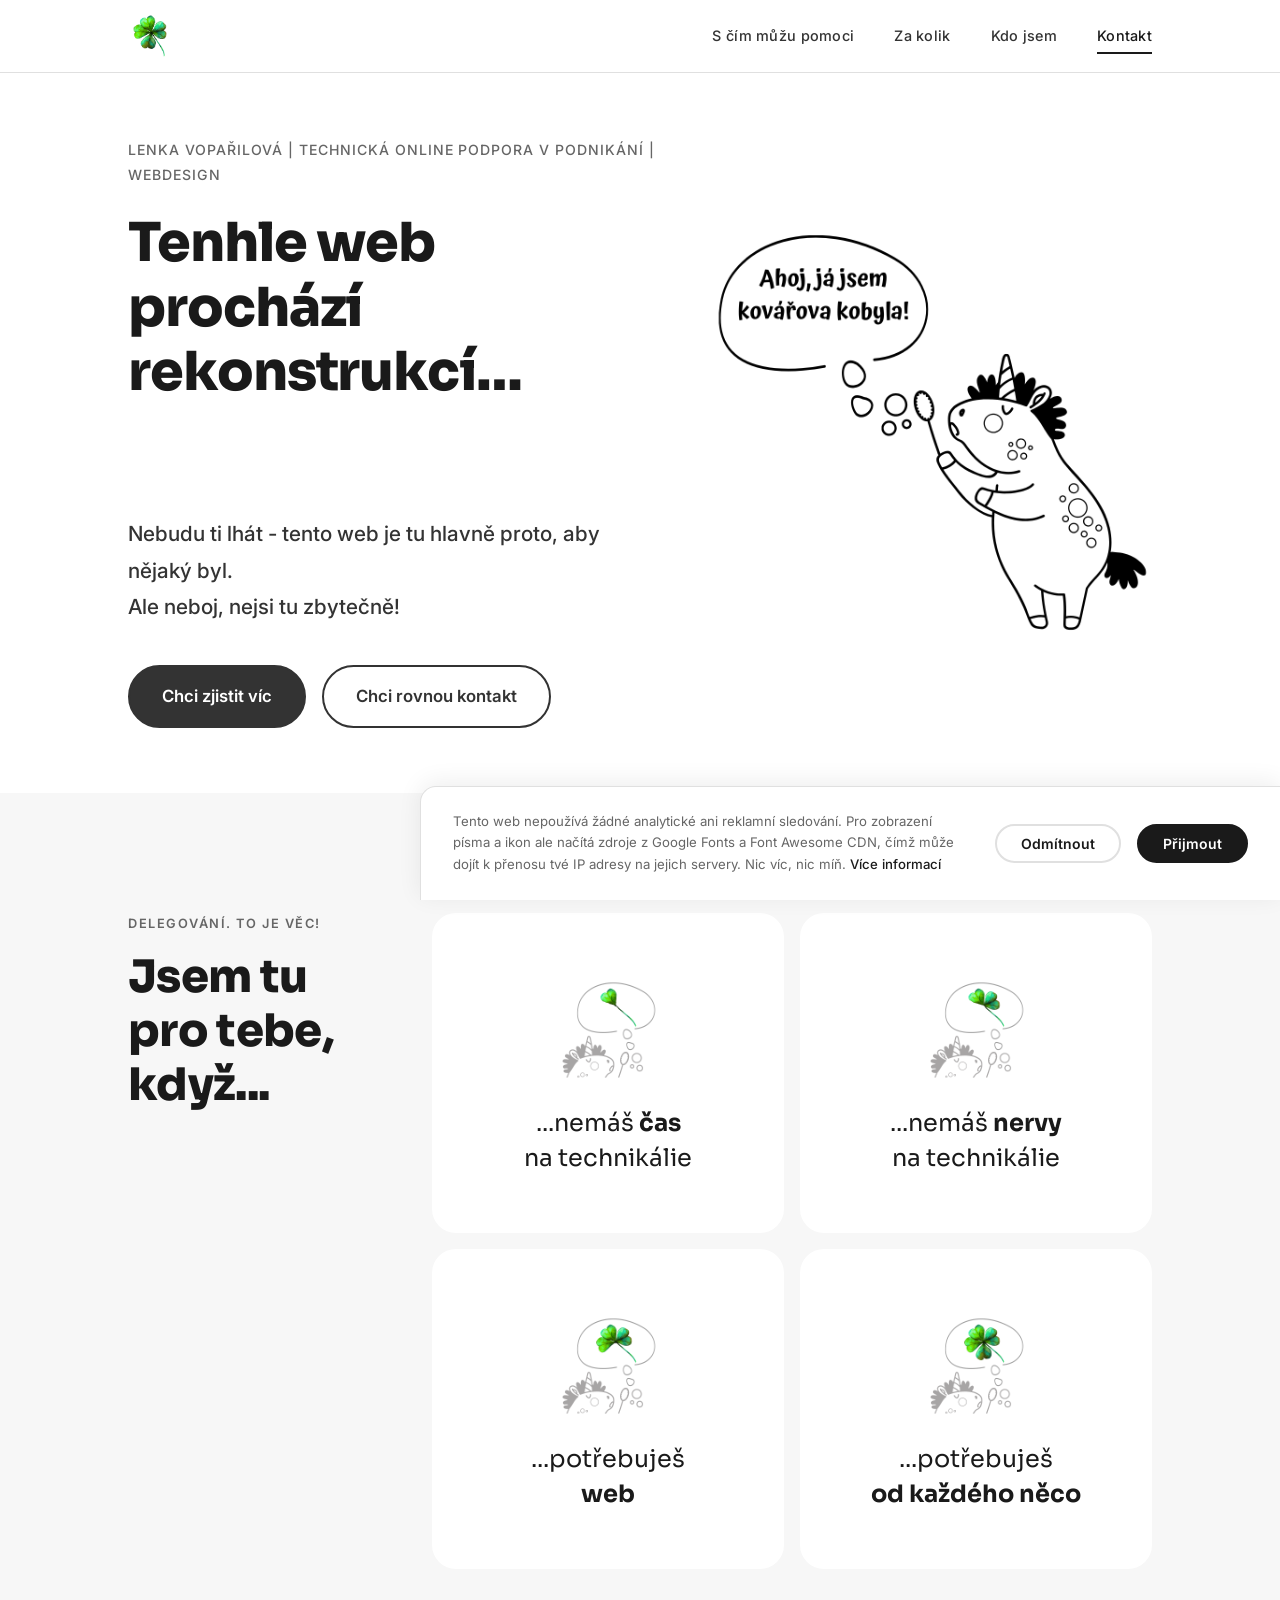
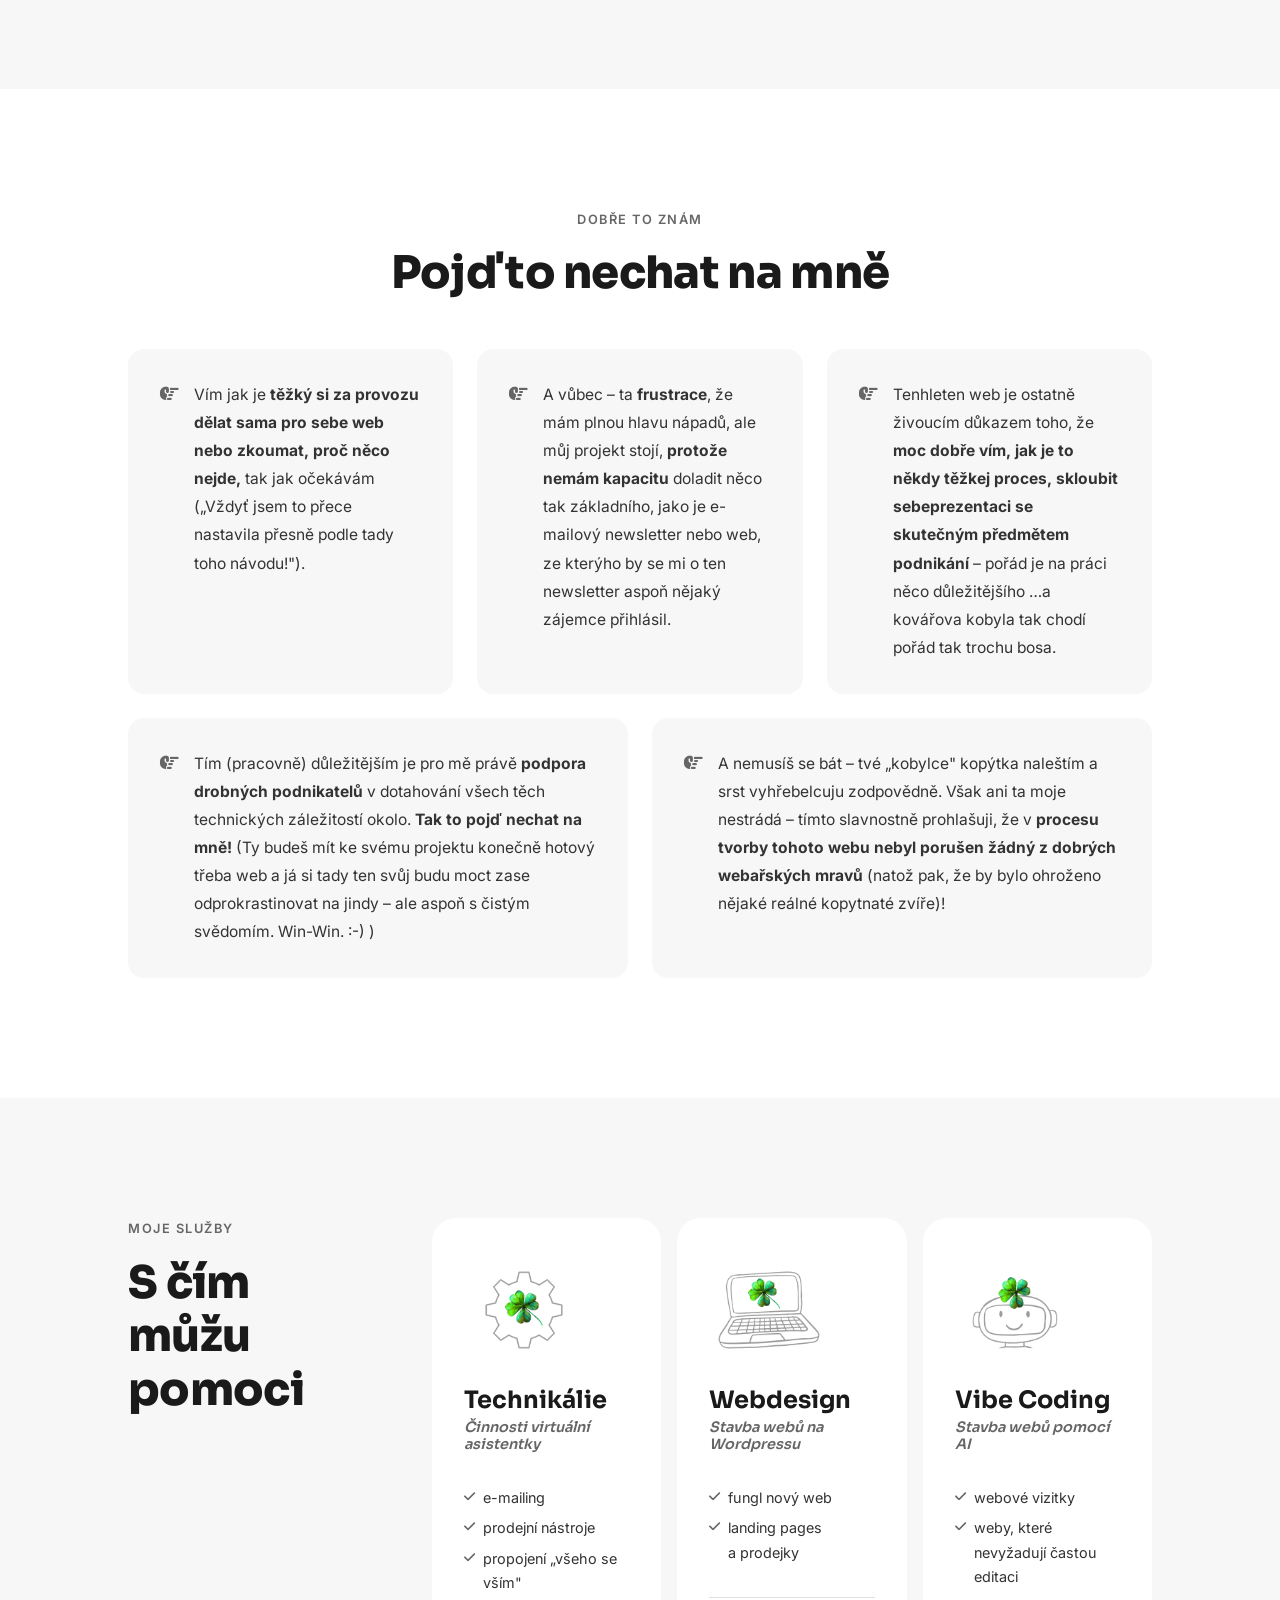
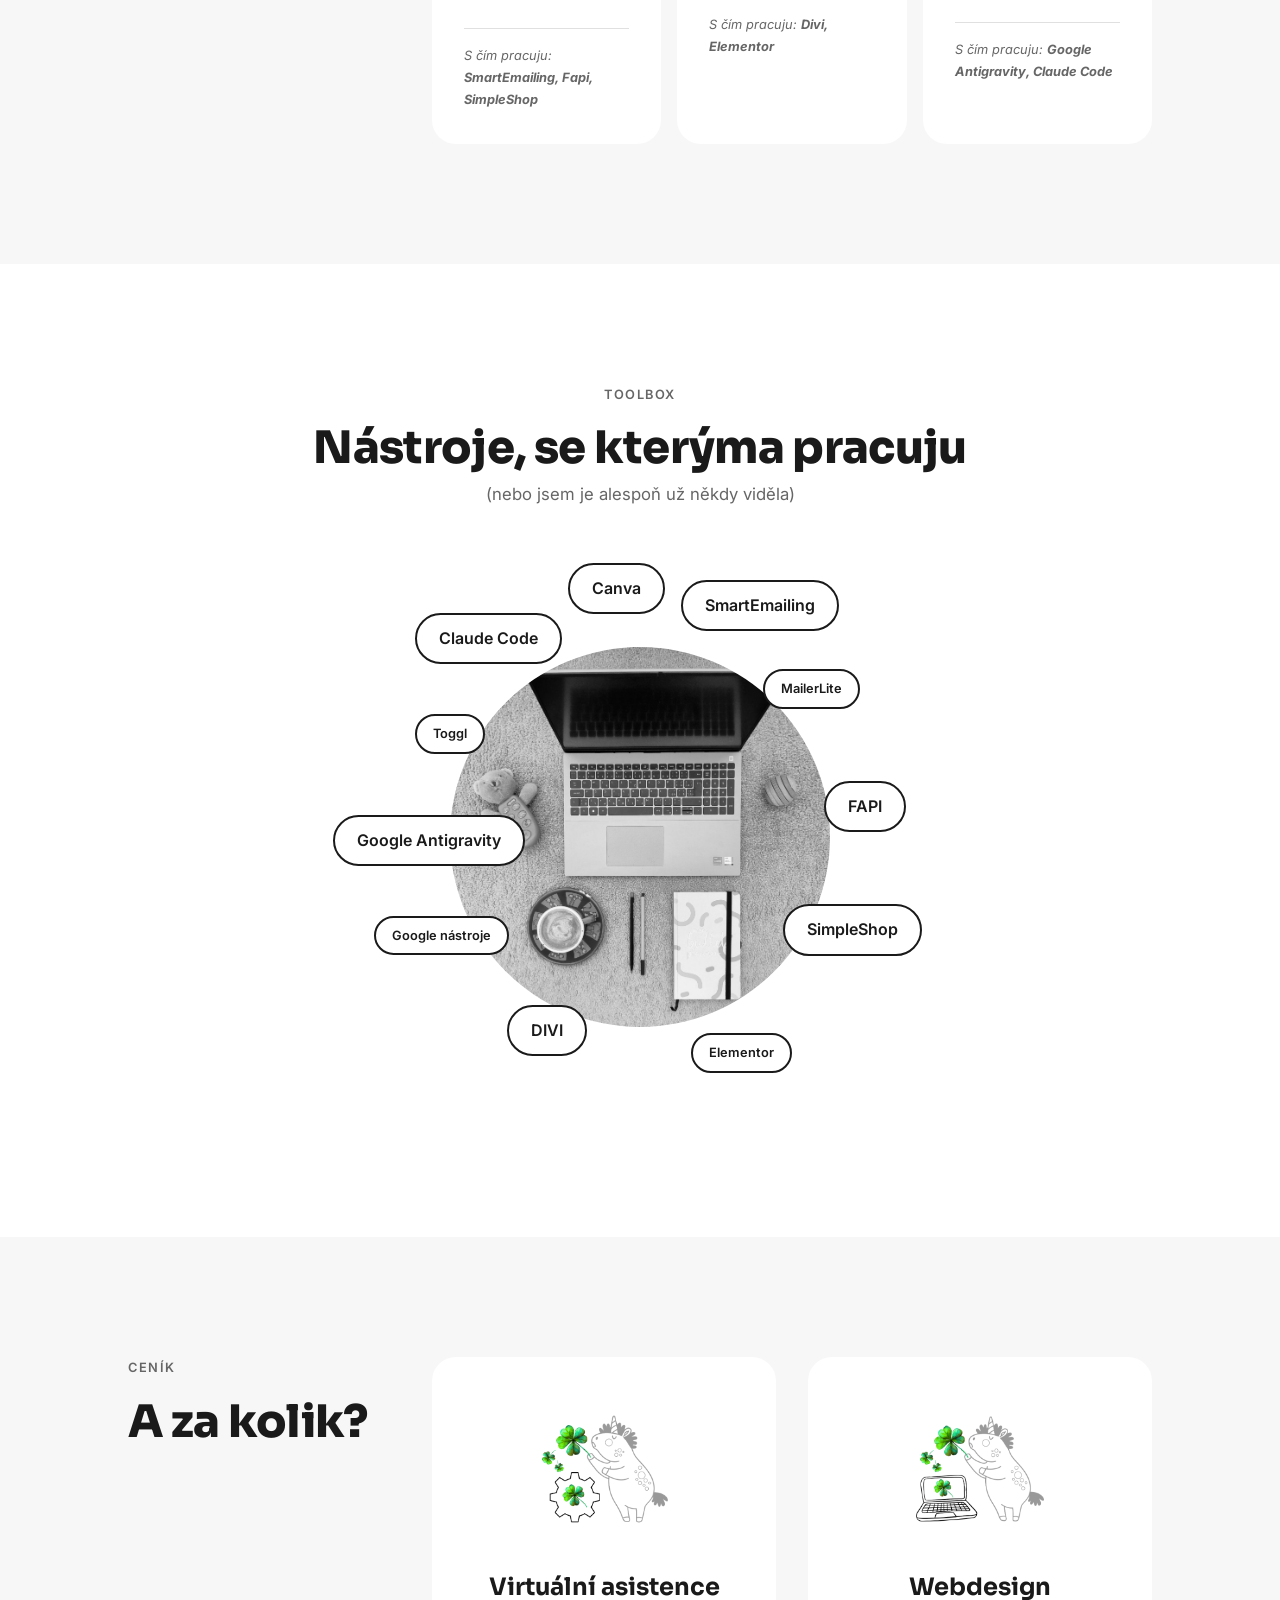
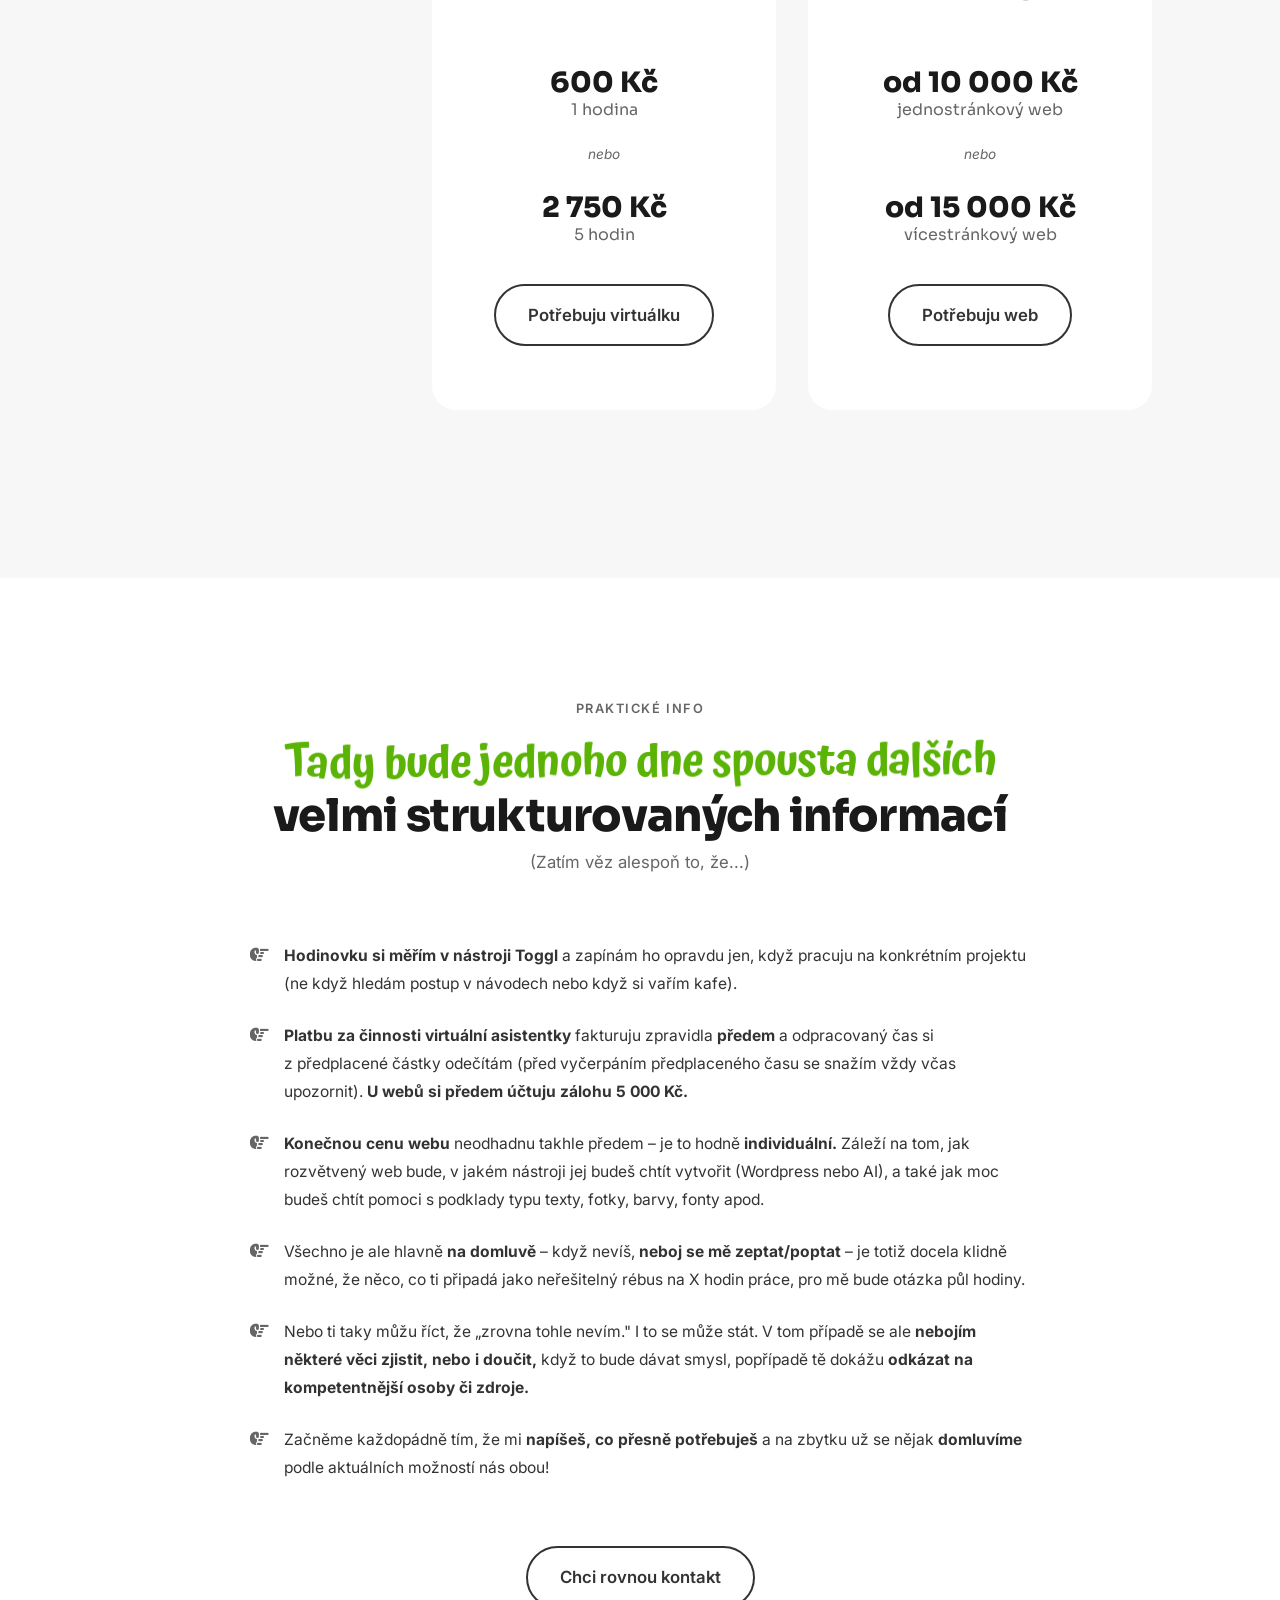
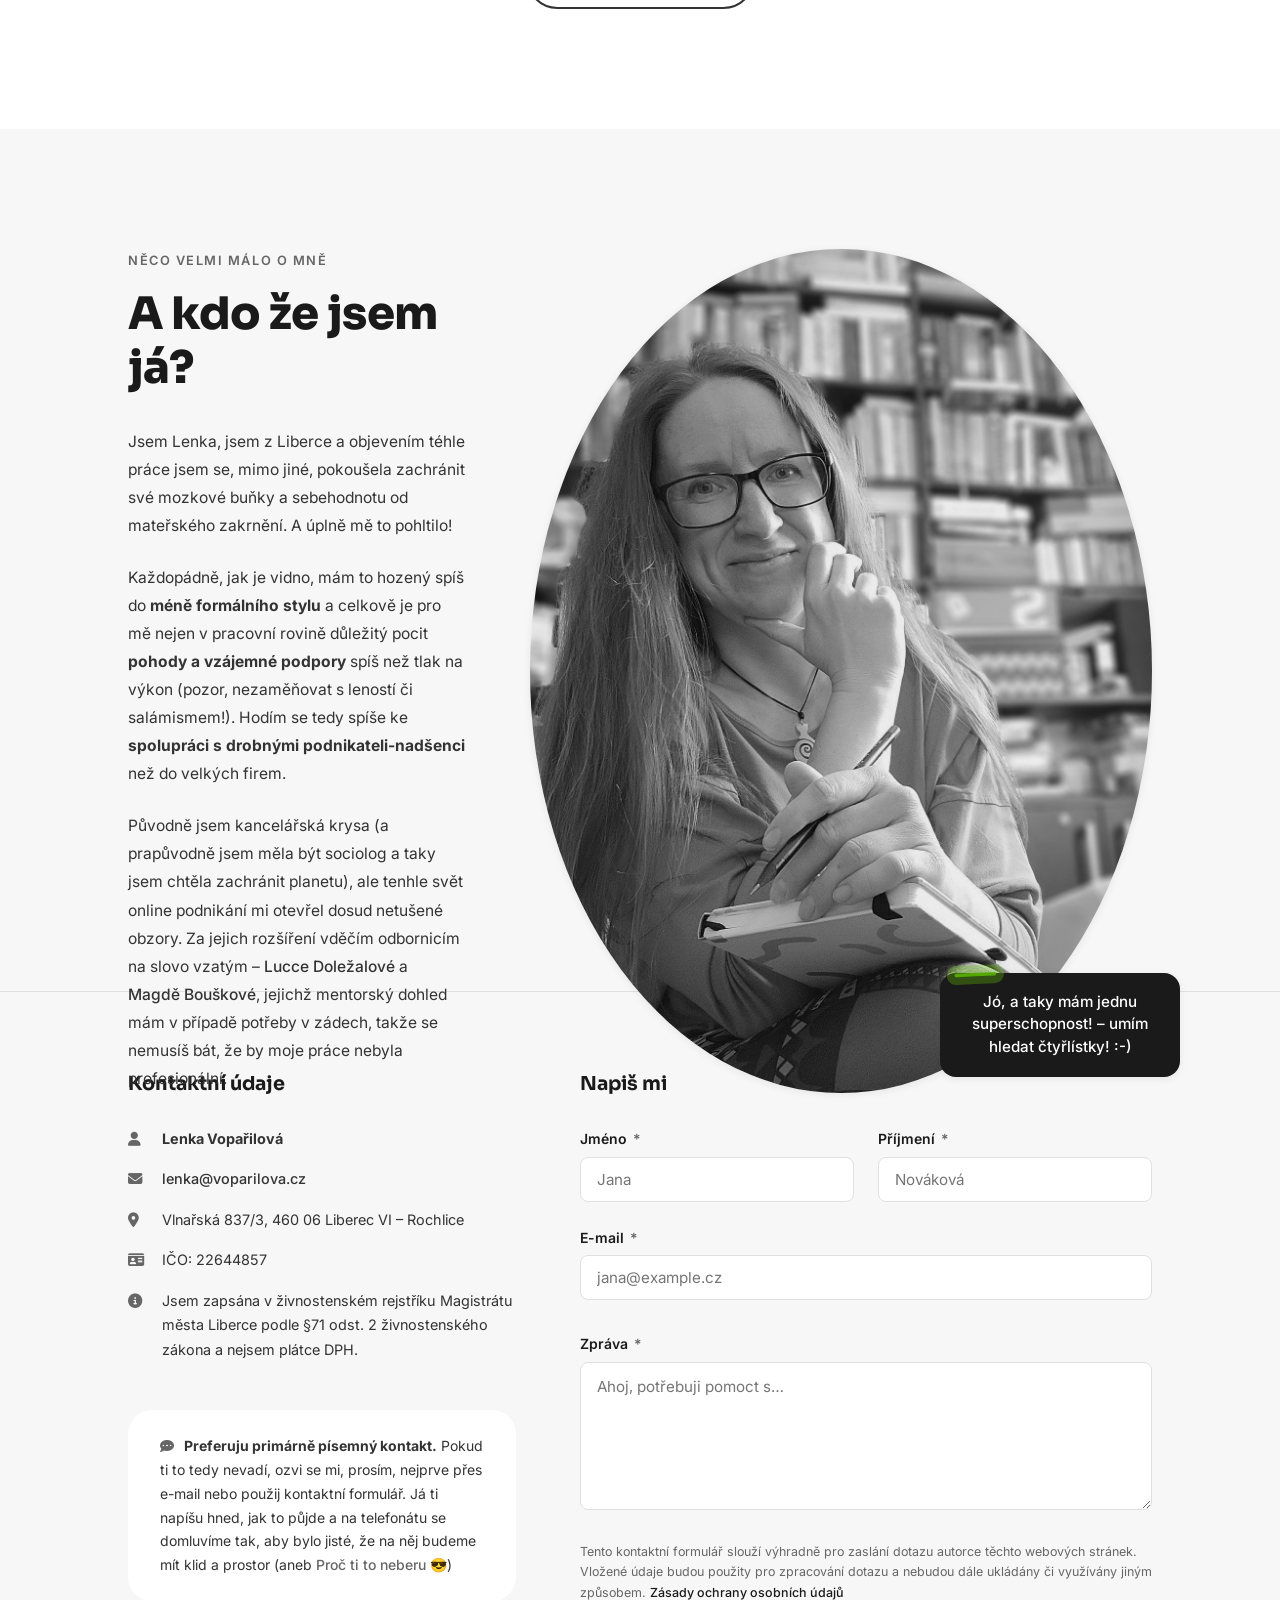
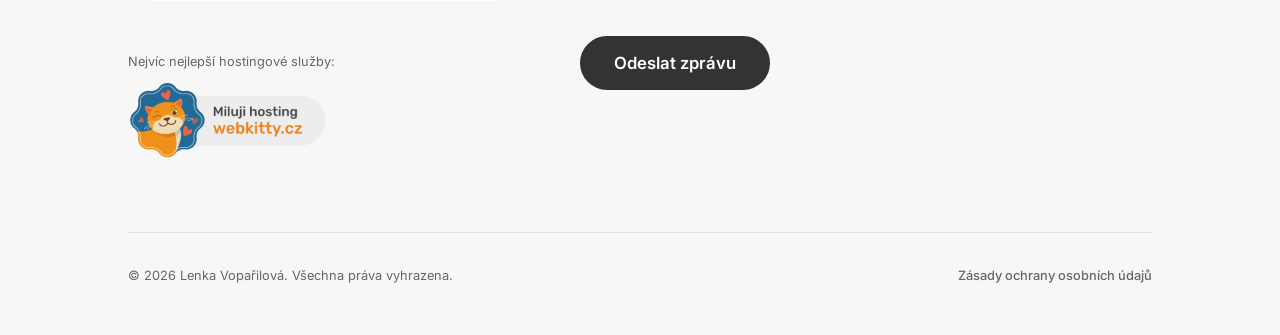
<file: index.html>
<!DOCTYPE html>
<html lang="cs">

<head>
  <meta charset="UTF-8">
  <meta name="viewport" content="width=device-width, initial-scale=1.0">

  <!-- ===== SEO ===== -->
  <title>Lenka Vopařilová – Technická online podpora v podnikání | Webdesign | Liberec</title>
  <meta name="description"
    content="Virtuální asistentka a webdesignérka z Liberce. Pomáhám drobným podnikatelům s e-mailingem, webdesignem, propojením nástrojů a tvorbou webů. Neztrácejte nervy s technikou – nechte to na&nbsp;mně.">
  <link rel="canonical" href="https://voparilova.cz/">

  <!-- ===== Open Graph (Facebook, LinkedIn…) ===== -->
  <meta property="og:type" content="website">
  <meta property="og:url" content="https://voparilova.cz/">
  <meta property="og:title" content="Lenka Vopařilová – Technická online podpora a Webdesign">
  <meta property="og:description"
    content="Virtuální asistentka a webdesignérka. Pomáhám drobným podnikatelům s technickými záležitostmi: e-mailing, webdesign, propojení nástrojů. Liberec.">
  <meta property="og:image" content="https://voparilova.cz/Obrazky/Levop_kobyla_hero.png">
  <meta property="og:locale" content="cs_CZ">
  <meta property="og:site_name" content="Lenka Vopařilová">

  <!-- ===== Twitter Card ===== -->
  <meta name="twitter:card" content="summary_large_image">
  <meta name="twitter:title" content="Lenka Vopařilová – Technická online podpora a Webdesign">
  <meta name="twitter:description"
    content="Virtuální asistentka a webdesignérka z Liberce. Pomáhám s e-mailingem, weby a propojením nástrojů.">
  <meta name="twitter:image" content="https://voparilova.cz/Obrazky/Levop_kobyla_hero.png">

  <!-- ===== Favicon ===== -->
  <link rel="icon" type="image/svg+xml" href="favicon.svg">

  <!-- ===== Fonty ===== -->
  <link rel="preconnect" href="https://fonts.googleapis.com">
  <link rel="preconnect" href="https://fonts.gstatic.com" crossorigin>
  <link
    href="https://fonts.googleapis.com/css2?family=Sora:wght@400;600;700;800&family=Inter:wght@300;400;500;600&family=Caveat:wght@600&family=Atma:wght@600&display=swap"
    rel="stylesheet">

  <!-- ===== Font Awesome ===== -->
  <link rel="preconnect" href="https://cdnjs.cloudflare.com" crossorigin>
  <link rel="stylesheet" href="https://cdnjs.cloudflare.com/ajax/libs/font-awesome/6.5.1/css/all.min.css"
    integrity="sha512-DTOQO9RWCH3ppGqcWaEA1BIZOC6xxalwEsw9c2QQeAIftl+Vegovlnee1c9QX4TctnWMn13TZye+giMm8e2LwA=="
    crossorigin="anonymous" referrerpolicy="no-referrer">

  <!-- ===== Stylesheet ===== -->
  <link rel="stylesheet" href="css/style.css">

  <!-- ===== Strukturovaná data – LocalBusiness ===== -->
  <script type="application/ld+json">
  {
    "@context": "https://schema.org",
    "@type": "LocalBusiness",
    "name": "Lenka Vopařilová",
    "description": "Virtuální asistentka a webdesignérka. Technická online podpora drobným podnikatelům – e-mailing, webdesign, propojení nástrojů.",
    "url": "https://voparilova.cz",
    "email": "lenka@voparilova.cz",
    "address": {
      "@type": "PostalAddress",
      "streetAddress": "Vlnařská 837/3",
      "addressLocality": "Liberec VI – Rochlice",
      "postalCode": "460 06",
      "addressCountry": "CZ"
    },
    "identifier": {
      "@type": "PropertyValue",
      "name": "IČO",
      "value": "22644857"
    },
    "priceRange": "600 Kč/hod",
    "areaServed": {
      "@type": "Country",
      "name": "Česká republika"
    },
    "knowsLanguage": "cs",
    "image": "https://voparilova.cz/Obrazky/Levop_Lenka.jpg"
  }
  </script>

  <!-- ===== Strukturovaná data – FAQ (ceník) ===== -->
  <script type="application/ld+json">
  {
    "@context": "https://schema.org",
    "@type": "FAQPage",
    "mainEntity": [
      {
        "@type": "Question",
        "name": "Kolik stojí virtuálně-asistentské činnosti?",
        "acceptedAnswer": {
          "@type": "Answer",
          "text": "Hodinová sazba je 600 Kč. Čas měřím v nástroji Toggl a zapínám ho opravdu jen při práci na konkrétním projektu."
        }
      },
      {
        "@type": "Question",
        "name": "Kolik stojí tvorba webu?",
        "acceptedAnswer": {
          "@type": "Answer",
          "text": "Cena závisí na složitosti a způsobu tvorby. Malý web nebo webová vizitka od 10 000 Kč, rozvětvený web od 20 000 Kč. Konečnou cenu nelze odhadnout předem, vše je na domluvě."
        }
      }
    ]
  }
  </script>
</head>

<body>

  <!-- ============================================================
     NAVIGACE
     ============================================================ -->
  <header class="site-header" role="banner">
    <nav class="nav-inner" aria-label="Hlavní navigace">

      <!-- Logo -->
      <a href="/" class="nav-logo" aria-label="Lenka Vopařilová – domovská stránka">
        <img src="Obrazky/Levop_ctyrlistek_logo.png" alt="Čtyřlístek – logo Lenky Vopařilové" width="44" height="44">
      </a>

      <!-- Desktopové menu -->
      <ul class="nav-menu" role="list">
        <li><a href="#sluzby">S čím můžu pomoci</a></li>
        <li><a href="#cenik">Za kolik</a></li>
        <li><a href="#o-mne">Kdo jsem</a></li>
        <li><a href="#kontakt">Kontakt</a></li>
      </ul>

      <!-- Hamburger (mobil) -->
      <button class="nav-hamburger" aria-label="Otevřít menu" aria-expanded="false" aria-controls="mobile-menu">
        <span></span>
        <span></span>
        <span></span>
      </button>

    </nav>

    <!-- Mobilní menu -->
    <nav id="mobile-menu" class="nav-mobile-menu" aria-label="Mobilní navigace">
      <a href="#sluzby">S čím můžu pomoci</a>
      <a href="#cenik">Za kolik</a>
      <a href="#o-mne">Kdo jsem</a>
      <a href="#kontakt">Kontakt</a>
    </nav>
  </header><!-- /header -->


  <!-- ============================================================
     HERO SEKCE
     ============================================================ -->
  <main id="main-content">

    <section class="hero" aria-labelledby="hero-heading">
      <div class="hero-inner">

        <!-- Text -->
        <div class="hero-content">
          <p class="hero-supertitle">
            Lenka Vopařilová | Technická online podpora v podnikání | Webdesign
          </p>

          <h1 class="hero-title" id="hero-heading">
            Tenhle web prochází
            <span class="word-swap-wrapper">
              <span class="word-swap">
                <span class="old-word">
                  <span class="old-word-text">rekonstrukcí…</span>
                  <svg class="brush-strike" aria-hidden="true" viewBox="0 0 300 48" preserveAspectRatio="none"
                    xmlns="http://www.w3.org/2000/svg">
                    <path class="brush-path"
                      d="M6 28 Q20 18 55 24 Q95 30 135 20 Q175 13 220 22 Q258 29 285 19 Q295 15 298 23" fill="none"
                      stroke="#71d706" stroke-width="18" stroke-linecap="round" stroke-linejoin="round"
                      opacity="0.32" />
                    <path class="brush-path" d="M8 27 Q30 19 65 24 Q105 29 145 19 Q185 11 225 21 Q260 28 290 18"
                      fill="none" stroke="#5ab305" stroke-width="4" stroke-linecap="round" stroke-linejoin="round"
                      opacity="0.85" />
                  </svg>
                </span>
              </span>
              <span class="new-word">rozvážným vývojem</span>
            </span>
          </h1>

          <p class="hero-subtitle">Nebudu ti lhát - tento web je tu hlavně proto, aby nějaký byl.<br>Ale neboj, nejsi tu
            zbytečně!</p>

          <div class="hero-buttons">
            <a href="#sluzby" class="btn btn-primary">Chci zjistit víc</a>
            <a href="#kontakt" class="btn btn-secondary">Chci rovnou kontakt</a>
          </div>
        </div><!-- /hero-content -->

        <!-- Obrázek kobyla -->
        <div class="hero-image">
          <img src="Obrazky/Levop_kobyla_hero.png"
            alt="Kovářova kobyla – maskot Lenky Vopařilové, symbolizující, že i odborník někdy nechá svůj web na posledním místě"
            width="600" height="700" fetchpriority="high">
        </div>

      </div>
    </section><!-- /hero -->


    <!-- ============================================================
     SEKCE: S ČÍM MŮŽU POMOCI (id pro kotvu menu)
     ============================================================ -->
    <section id="sluzby" class="alt-bg" aria-labelledby="sluzby-heading">
      <div class="container">

        <!-- — — — JSEM TU, KDYŽ — — — -->
        <div class="when-layout">

          <!-- Levý sloupec: nadpis -->
          <div class="when-intro">
            <p class="section-label reveal">Delegování. To je věc!</p>
            <h2 class="section-title reveal reveal-delay-1" id="sluzby-heading">
              Jsem tu pro tebe, když...
            </h2>
          </div>

          <!-- Pravý sloupec: kartičky -->
          <div class="when-cards">

            <div class="when-card reveal reveal-delay-1">
              <div class="flip-box-inner">
                <div class="flip-box-front">
                  <img src="Obrazky/Ikony/ikona_1.png" alt="" aria-hidden="true" width="120" height="120">
                  <p class="flip-front-title">...nemáš <span class="card-sub-underline">čas<svg class="brush-underline"
                        viewBox="0 0 60 10" preserveAspectRatio="none" xmlns="http://www.w3.org/2000/svg"
                        aria-hidden="true">
                        <path class="brush-upath" d="M2 6 Q15 3 30 6 Q45 9 55 5 Q58 3 58 6" fill="none" stroke="#71d706"
                          stroke-width="4" stroke-linecap="round" opacity="0.85" />
                      </svg></span><br>na technikálie</p>
                </div>
                <div class="flip-box-back">
                  <p>...už máš pocit, že ti <strong>technická stránka</strong> tvého podnikání <strong>zabírá až moc
                      času,</strong> který by se dal využít rozumněji</p>
                </div>
              </div>
            </div>

            <div class="when-card reveal reveal-delay-2">
              <div class="flip-box-inner">
                <div class="flip-box-front">
                  <img src="Obrazky/Ikony/ikona_2.png" alt="" aria-hidden="true" width="120" height="120">
                  <p class="flip-front-title">...nemáš <span class="card-sub-underline">nervy<svg
                        class="brush-underline" viewBox="0 0 80 10" preserveAspectRatio="none"
                        xmlns="http://www.w3.org/2000/svg" aria-hidden="true">
                        <path class="brush-upath" d="M2 6 Q20 3 40 6 Q60 9 72 5 Q77 3 78 6" fill="none" stroke="#71d706"
                          stroke-width="4" stroke-linecap="round" opacity="0.85" />
                      </svg></span><br>na technikálie</p>
                </div>
                <div class="flip-box-back">
                  <p>...už nemáš nervy postopadesátýšestý zkoumat, <strong>jak se něco nastavuje</strong> (a pak to
                    stejně nechce fungovat)</p>
                </div>
              </div>
            </div>

            <div class="when-card reveal reveal-delay-3">
              <div class="flip-box-inner">
                <div class="flip-box-front">
                  <img src="Obrazky/Ikony/ikona_3.png" alt="" aria-hidden="true" width="120" height="120">
                  <p class="flip-front-title">...potřebuješ<br><span class="card-sub-underline">web<svg
                        class="brush-underline" viewBox="0 0 60 10" preserveAspectRatio="none"
                        xmlns="http://www.w3.org/2000/svg" aria-hidden="true">
                        <path class="brush-upath" d="M2 6 Q15 3 30 6 Q45 9 55 5 Q58 3 58 6" fill="none" stroke="#71d706"
                          stroke-width="4" stroke-linecap="round" opacity="0.85" />
                      </svg></span></p>
                </div>
                <div class="flip-box-back">
                  <p>...potřebuješ takový nějaký <strong>normální web nebo něco přidat a doladit</strong> v tom, který
                    už máš</p>
                </div>
              </div>
            </div>

            <div class="when-card reveal reveal-delay-4">
              <div class="flip-box-inner">
                <div class="flip-box-front">
                  <img src="Obrazky/Ikony/ikona_4.png" alt="" aria-hidden="true" width="120" height="120">
                  <p class="flip-front-title">...potřebuješ<br><span class="card-sub-underline">od každého něco<svg
                        class="brush-underline" viewBox="0 0 270 10" preserveAspectRatio="none"
                        xmlns="http://www.w3.org/2000/svg" aria-hidden="true">
                        <path class="brush-upath" d="M2 6 Q50 3 100 6 Q150 9 200 5 Q240 3 268 6" fill="none"
                          stroke="#71d706" stroke-width="4" stroke-linecap="round" opacity="0.85" />
                      </svg></span></p>
                </div>
                <div class="flip-box-back">
                  <p>...potřebuješ <strong>od každého něco</strong> – pořešit web a zároveň udělat landing page na
                    magnet, napojit na něj e-mailing, udělat prodejku s prodejním formulářem a ještě k tomu členskou
                    sekci, a tak dále</p>
                </div>
              </div>
            </div>

          </div><!-- /when-cards -->

        </div><!-- /when-layout -->

      </div>
    </section><!-- /sluzby -->


    <!-- ============================================================
       SEKCE: VOLNÝ TEXT (novinové sloupce)
       ============================================================ -->
    <section aria-label="O mých zkušenostech">
      <div class="container">
        <p class="section-label text-center reveal">Dobře to znám</p>
        <h2 class="section-title text-center reveal reveal-delay-1">Pojď to nechat na mně</h2>
        <div class="bento-grid">
          <div class="bento-card reveal">
            <i class="fa-solid fa-hand-point-right" aria-hidden="true"></i>
            <span>Vím jak je <strong>těžký si za provozu dělat sama pro sebe web nebo zkoumat, proč něco nejde,</strong>
              tak jak očekávám („Vždyť jsem to přece nastavila přesně podle tady toho návodu!").</span>
          </div>
          <div class="bento-card reveal reveal-delay-1">
            <i class="fa-solid fa-hand-point-right" aria-hidden="true"></i>
            <span>A vůbec – ta <strong>frustrace</strong>, že mám plnou hlavu nápadů, ale můj projekt stojí,
              <strong>protože
                nemám kapacitu</strong> doladit něco tak základního, jako je e-mailový newsletter nebo web,
              ze kterýho by se mi o ten newsletter aspoň nějaký zájemce přihlásil.</span>
          </div>
          <div class="bento-card reveal reveal-delay-2">
            <i class="fa-solid fa-hand-point-right" aria-hidden="true"></i>
            <span>Tenhleten web je ostatně živoucím důkazem toho, že <strong>moc dobře vím, jak je to někdy
                těžkej proces, skloubit sebeprezentaci se skutečným předmětem podnikání</strong> – pořád je
              na práci něco důležitějšího …a kovářova kobyla tak chodí pořád tak trochu bosa.</span>
          </div>
          <div class="bento-card reveal">
            <i class="fa-solid fa-hand-point-right" aria-hidden="true"></i>
            <span>Tím (pracovně) důležitějším je pro mě právě <strong>podpora drobných podnikatelů</strong> v dotahování
              všech těch technických záležitostí okolo. <strong>Tak to pojď nechat na mně!</strong> (Ty budeš mít
              ke svému projektu konečně hotový třeba web a já si tady ten svůj budu moct zase
              odprokrastinovat na jindy&nbsp;– ale aspoň s čistým svědomím. Win-Win.&nbsp;:-)&nbsp;)</span>
          </div>
          <div class="bento-card reveal reveal-delay-1">
            <i class="fa-solid fa-hand-point-right" aria-hidden="true"></i>
            <span>A nemusíš se bát&nbsp;– tvé „kobylce" kopýtka naleštím a srst vyhřebelcuju zodpovědně.
              Však ani ta moje nestrádá&nbsp;– tímto slavnostně prohlašuji, že v <strong>procesu tvorby tohoto
                webu nebyl porušen žádný z dobrých webařských mravů</strong> (natož pak, že by bylo ohroženo
              nějaké reálné kopytnaté zvíře)!</span>
          </div>
        </div><!-- /bento-grid -->
      </div>
    </section><!-- /volný text -->


    <!-- ============================================================
       SEKCE: MOJE SLUŽBY
       ============================================================ -->
    <section class="alt-bg" aria-labelledby="sluzby-sluzby-heading">
      <div class="container">

        <!-- — — — S ČÍM BYCH TI MOHLA BÝT NÁPOMOCNÁ — — — -->
        <div class="when-layout">

          <!-- Levý sloupec: nadpis -->
          <div class="when-intro">
            <p class="section-label reveal">Moje služby</p>
            <h2 class="reveal reveal-delay-1" id="sluzby-sluzby-heading">S čím můžu pomoci</h2>
          </div>

          <!-- Pravý sloupec: karty -->
          <div class="services-grid">

            <!-- Karta 1: Technikálie -->
            <article class="service-card reveal reveal-delay-1">
              <img src="Obrazky/Ikony/ikona_technikalie.png" alt="" aria-hidden="true" width="120" height="120">
              <h3>
                Technikálie
                <span class="card-sub"><span class="card-sub-underline">Činnosti virtuální asistentky<svg
                      class="brush-underline" viewBox="0 0 340 10" preserveAspectRatio="none"
                      xmlns="http://www.w3.org/2000/svg" aria-hidden="true">
                      <path class="brush-upath" d="M2 6 Q60 3 120 6 Q180 9 240 5 Q290 3 338 6" fill="none"
                        stroke="#71d706" stroke-width="4" stroke-linecap="round" opacity="0.85" />
                    </svg></span></span>
              </h3>
              <ul>
                <li><i class="fa-solid fa-check" aria-hidden="true"></i> e-mailing</li>
                <li><i class="fa-solid fa-check" aria-hidden="true"></i> prodejní nástroje</li>
                <li><i class="fa-solid fa-check" aria-hidden="true"></i> propojení „všeho se vším"</li>
              </ul>
              <p class="tools-used">
                S čím pracuju: <strong>SmartEmailing, Fapi, SimpleShop</strong>
              </p>
            </article>

            <!-- Karta 2: Webdesign -->
            <article class="service-card reveal reveal-delay-2">
              <img src="Obrazky/Ikony/ikona_webdesign.png" alt="" aria-hidden="true" width="120" height="120">
              <h3>
                Webdesign
                <span class="card-sub"><span class="card-sub-underline">Stavba webů na Wordpressu<svg
                      class="brush-underline" viewBox="0 0 300 10" preserveAspectRatio="none"
                      xmlns="http://www.w3.org/2000/svg" aria-hidden="true">
                      <path class="brush-upath" d="M2 6 Q55 3 110 6 Q165 9 220 5 Q265 3 298 6" fill="none"
                        stroke="#71d706" stroke-width="4" stroke-linecap="round" opacity="0.85" />
                    </svg></span></span>
              </h3>
              <ul>
                <li><i class="fa-solid fa-check" aria-hidden="true"></i> fungl nový web</li>
                <li><i class="fa-solid fa-check" aria-hidden="true"></i> landing pages a prodejky</li>
              </ul>
              <p class="tools-used">
                S čím pracuju: <strong>Divi, Elementor</strong>
              </p>
            </article>

            <!-- Karta 3: Vibe Coding -->
            <article class="service-card reveal reveal-delay-3">
              <img src="Obrazky/Ikony/ikona_vibecoding.png" alt="" aria-hidden="true" width="120" height="120">
              <h3>
                Vibe Coding
                <span class="card-sub"><span class="card-sub-underline">Stavba webů pomocí AI<svg
                      class="brush-underline" viewBox="0 0 270 10" preserveAspectRatio="none"
                      xmlns="http://www.w3.org/2000/svg" aria-hidden="true">
                      <path class="brush-upath" d="M2 6 Q50 3 100 6 Q150 9 200 5 Q240 3 268 6" fill="none"
                        stroke="#71d706" stroke-width="4" stroke-linecap="round" opacity="0.85" />
                    </svg></span></span>
              </h3>
              <ul>
                <li><i class="fa-solid fa-check" aria-hidden="true"></i> webové vizitky</li>
                <li><i class="fa-solid fa-check" aria-hidden="true"></i> weby, které nevyžadují častou editaci</li>
              </ul>
              <p class="tools-used">
                S čím pracuju: <strong>Google Antigravity, Claude Code</strong>
              </p>
            </article>

          </div><!-- /services-grid -->

        </div><!-- /when-layout -->

      </div>
    </section><!-- /moje-sluzby -->


    <!-- ============================================================
     SEKCE: NÁSTROJE (součást "S čím" vizuálně oddělená)
     ============================================================ -->
    <section class="tools-section" aria-labelledby="tools-heading">
      <div class="container">

        <p class="section-label text-center reveal">Toolbox</p>
        <h2 class="text-center reveal reveal-delay-1" id="tools-heading">
          Nástroje, se kterýma pracuju
        </h2>
        <p class="text-center reveal reveal-delay-2"
          style="color: var(--clr-mid); font-size: 1.05rem; margin-top: 4px;">
          (nebo jsem je alespoň už někdy viděla)
        </p>

        <!-- Desktop – plovoucí bubliny -->
        <div class="tools-stage" aria-hidden="true">

          <!-- Centrální obrázek -->
          <div class="tools-circle-img">
            <img src="Obrazky/Levop_nastroje.jpg" alt="Nástroje Lenky Vopařilové" loading="lazy" width="220"
              height="220">
          </div>

          <!-- Ručně kreslený kroužek -->
          <svg class="tools-circle-ring" viewBox="0 0 430 430" xmlns="http://www.w3.org/2000/svg" aria-hidden="true">
            <!-- světlá silná vrstva -->
            <path class="circle-ring-path"
              d="M 218 22 C 328 10, 418 98, 416 215 C 414 330, 326 420, 215 418 C 102 416, 14 328, 16 215 C 18 100, 108 14, 218 22"
              fill="none" stroke="#71d706" stroke-width="22" stroke-linecap="round" stroke-linejoin="round"
              opacity="0.28" />
            <!-- tenká tmavá vrstva -->
            <path class="circle-ring-path"
              d="M 216 26 C 322 16, 412 106, 410 216 C 408 324, 324 412, 216 410 C 106 408, 18 324, 20 216 C 22 108, 112 18, 216 26"
              fill="none" stroke="#5ab305" stroke-width="4" stroke-linecap="round" stroke-linejoin="round"
              opacity="0.88" />
          </svg>

          <!-- Větší bubliny -->
          <span class="bubble big b-smartemailing">SmartEmailing</span>
          <span class="bubble big b-fapi">FAPI</span>
          <span class="bubble big b-simpleshop">SimpleShop</span>
          <span class="bubble big b-divi">DIVI</span>
          <span class="bubble big b-google-antigravity">Google Antigravity</span>
          <span class="bubble big b-claude-code">Claude Code</span>
          <span class="bubble big b-canva">Canva</span>

          <!-- Menší bubliny -->
          <span class="bubble small b-mailerlite">MailerLite</span>
          <span class="bubble small b-elementor">Elementor</span>
          <span class="bubble small b-google-nastroje">Google nástroje</span>
          <span class="bubble small b-toggl">Toggl</span>

        </div><!-- /tools-stage (desktop) -->

        <!-- Mobil – přehledný seznam -->
        <div class="tools-mobile">
          <div class="tools-mobile-photo-wrap">
            <div class="tools-mobile-img">
              <img src="Obrazky/Levop_nastroje.jpg" alt="Nástroje Lenky Vopařilové" loading="lazy" width="180"
                height="180">
            </div>
            <svg class="tools-mobile-ring" viewBox="0 0 430 430" xmlns="http://www.w3.org/2000/svg" aria-hidden="true">
              <path class="circle-ring-path"
                d="M 218 22 C 328 10, 418 98, 416 215 C 414 330, 326 420, 215 418 C 102 416, 14 328, 16 215 C 18 100, 108 14, 218 22"
                fill="none" stroke="#71d706" stroke-width="22" stroke-linecap="round" stroke-linejoin="round"
                opacity="0.28" />
              <path class="circle-ring-path"
                d="M 216 26 C 322 16, 412 106, 410 216 C 408 324, 324 412, 216 410 C 106 408, 18 324, 20 216 C 22 108, 112 18, 216 26"
                fill="none" stroke="#5ab305" stroke-width="4" stroke-linecap="round" stroke-linejoin="round"
                opacity="0.88" />
            </svg>
          </div>
          <ul class="tools-pills" aria-label="Seznam nástrojů">
            <li class="pill big">SmartEmailing</li>
            <li class="pill big">FAPI</li>
            <li class="pill big">SimpleShop</li>
            <li class="pill big">DIVI</li>
            <li class="pill big">Google Antigravity</li>
            <li class="pill big">Claude Code</li>
            <li class="pill big">Canva</li>
            <li class="pill">MailerLite</li>
            <li class="pill">Elementor</li>
            <li class="pill">Google nástroje</li>
            <li class="pill">Toggl</li>
          </ul>
        </div><!-- /tools-mobile -->

      </div>
    </section><!-- /tools-section -->


    <!-- ============================================================
     SEKCE: ZA KOLIK?
     ============================================================ -->
    <section id="cenik" class="alt-bg" aria-labelledby="cenik-heading">
      <div class="container">

        <div class="when-layout">

          <!-- Levý sloupec: nadpis -->
          <div class="when-intro">
            <p class="section-label reveal">Ceník</p>
            <h2 class="reveal reveal-delay-1" id="cenik-heading">A za kolik?</h2>
          </div>

          <!-- Pravý sloupec: karty + text + tlačítko -->
          <div>

            <!-- Cenové karty -->
            <div class="pricing-grid">

              <div class="pricing-card reveal reveal-delay-1">
                <img src="Obrazky/Ikony/virtualni_asistence.png" alt="" aria-hidden="true" class="pricing-icon">
                <h3 class="pricing-card-title"><span class="card-sub-underline">Virtuální asistence<svg
                      class="brush-underline" viewBox="0 0 260 10" preserveAspectRatio="none"
                      xmlns="http://www.w3.org/2000/svg" aria-hidden="true">
                      <path class="brush-upath" d="M2 6 Q65 3 130 6 Q195 9 255 5 Q258 4 258 6" fill="none"
                        stroke="#71d706" stroke-width="4" stroke-linecap="round" opacity="0.85" />
                    </svg></span></h3>
                <div class="price-options">
                  <div class="price-option">
                    <p class="price">600&nbsp;Kč <span>1&nbsp;hodina</span></p>
                  </div>
                  <p class="price-or">nebo</p>
                  <div class="price-option">
                    <p class="price">2&nbsp;750&nbsp;Kč <span>5&nbsp;hodin</span></p>
                  </div>
                </div>
                <a href="#kontakt" class="btn btn-secondary">Potřebuju virtuálku</a>
              </div>

              <div class="pricing-card reveal reveal-delay-2">
                <img src="Obrazky/Ikony/webdesign.png" alt="" aria-hidden="true" class="pricing-icon">
                <h3 class="pricing-card-title"><span class="card-sub-underline">Webdesign<svg class="brush-underline"
                      viewBox="0 0 130 10" preserveAspectRatio="none" xmlns="http://www.w3.org/2000/svg"
                      aria-hidden="true">
                      <path class="brush-upath" d="M2 6 Q33 3 65 6 Q97 9 125 5 Q128 4 128 6" fill="none"
                        stroke="#71d706" stroke-width="4" stroke-linecap="round" opacity="0.85" />
                    </svg></span></h3>
                <div class="price-options">
                  <div class="price-option">
                    <p class="price">od 10&nbsp;000&nbsp;Kč <span>jednostránkový web</span></p>
                  </div>
                  <p class="price-or">nebo</p>
                  <div class="price-option">
                    <p class="price">od 15&nbsp;000&nbsp;Kč <span>vícestránkový web</span></p>
                  </div>
                </div>
                <a href="#kontakt" class="btn btn-secondary">Potřebuju web</a>
              </div>

            </div><!-- /pricing-grid -->

          </div><!-- /pravý sloupec -->

        </div><!-- /when-layout -->

      </div>
    </section><!-- /cenik -->


    <!-- ============================================================
     SEKCE: PRAKTICKÉ INFO
     ============================================================ -->
    <section aria-labelledby="prakticke-info-heading">
      <div class="container">

        <p class="section-label text-center reveal">Praktické info</p>
        <h2 class="text-center reveal reveal-delay-1" id="prakticke-info-heading">
          <span class="prakticke-highlight">Tady bude jednoho dne spousta dalších</span> velmi strukturovaných
          informací
        </h2>
        <p class="text-center reveal reveal-delay-2"
          style="color: var(--clr-mid); font-size: 1.05rem; margin-top: 4px; margin-bottom: var(--sp-8);">
          (Zatím věz alespoň to, že...)
        </p>

        <div class="prakticke-inner">
          <div class="pricing-text reveal">
            <p>
              <i class="fa-solid fa-hand-point-right" aria-hidden="true"></i>
              <span><strong>Hodinovku si měřím v nástroji Toggl</strong> a zapínám ho opravdu jen, když pracuju na
                konkrétním
                projektu (ne když hledám postup v návodech nebo když si vařím kafe).</span>
            </p>
            <p>
              <i class="fa-solid fa-hand-point-right" aria-hidden="true"></i>
              <span><strong>Platbu za činnosti virtuální asistentky</strong> fakturuju zpravidla <strong>předem</strong>
                a odpracovaný čas si z předplacené částky odečítám (před vyčerpáním předplaceného času se snažím vždy
                včas upozornit). <strong>U webů si předem účtuju zálohu 5&nbsp;000 Kč.</strong></span>
            </p>
            <p>
              <i class="fa-solid fa-hand-point-right" aria-hidden="true"></i>
              <span><strong>Konečnou cenu webu</strong> neodhadnu takhle předem – je to hodně
                <strong>individuální.</strong> Záleží na tom, jak rozvětvený web bude, v jakém nástroji jej budeš chtít
                vytvořit (Wordpress nebo AI), a také jak moc budeš chtít pomoci s podklady typu texty, fotky, barvy,
                fonty apod.</span>
            </p>
            <p>
              <i class="fa-solid fa-hand-point-right" aria-hidden="true"></i>
              <span>Všechno je ale hlavně <strong>na domluvě</strong> – když nevíš, <strong>neboj se mě
                  zeptat/poptat</strong> – je totiž
                docela klidně možné, že něco, co ti připadá jako neřešitelný rébus na X hodin práce,
                pro mě bude otázka půl hodiny.</span>
            </p>
            <p>
              <i class="fa-solid fa-hand-point-right" aria-hidden="true"></i>
              <span>Nebo ti taky můžu říct, že „zrovna tohle nevím."
                I to se může stát. V tom případě se ale <strong>nebojím některé věci zjistit, nebo i doučit,</strong>
                když to bude dávat smysl, popřípadě tě dokážu <strong>odkázat na kompetentnější osoby či
                  zdroje.</strong></span>
            </p>
            <p>
              <i class="fa-solid fa-hand-point-right" aria-hidden="true"></i>
              <span>Začněme každopádně tím, že mi <strong>napíšeš, co přesně potřebuješ</strong> a na zbytku už se
                nějak <strong>domluvíme</strong> podle aktuálních možností nás obou!</span>
            </p>
          </div>
          <div class="text-center reveal reveal-delay-1" style="margin-top: var(--sp-8);">
            <a href="#kontakt" class="btn btn-secondary">Chci rovnou kontakt</a>
          </div>
        </div><!-- /prakticke-inner -->



      </div>
    </section><!-- /prakticke-info -->


    <!-- ============================================================
     SEKCE: A KDO ŽE JSEM JÁ?
     ============================================================ -->
    <section id="o-mne" class="alt-bg" aria-labelledby="o-mne-heading">
      <div class="container">

        <div class="about-grid">

          <!-- Text -->
          <div class="about-text">
            <p class="section-label reveal">Něco velmi málo o mně</p>
            <h2 class="reveal reveal-delay-1" id="o-mne-heading">A kdo že jsem já?</h2>

            <div class="reveal reveal-delay-2">
              <p>
                Jsem Lenka, jsem z Liberce a objevením téhle práce jsem se, mimo jiné, pokoušela zachránit své mozkové
                buňky
                a sebehodnotu od mateřského zakrnění. A úplně mě to pohltilo!
              </p>
              <p>
                Každopádně, jak je vidno, mám to hozený spíš do <strong>méně formálního stylu</strong> a celkově je pro
                mě
                nejen v pracovní rovině důležitý pocit <strong>pohody a vzájemné podpory</strong> spíš než tlak
                na výkon (pozor, nezaměňovat s leností či salámismem!). Hodím se tedy spíše ke <strong>spolupráci s
                  drobnými
                  podnikateli-nadšenci</strong> než do velkých firem.
              </p>
              <p>
                Původně jsem kancelářská krysa (a prapůvodně jsem měla být sociolog a taky jsem chtěla zachránit
                planetu), ale tenhle svět online podnikání mi otevřel dosud netušené obzory.
                Za jejich rozšíření vděčím odbornicím na slovo vzatým&nbsp;–
                <a href="https://provirtualky.cz" target="_blank" rel="noopener noreferrer"><span
                    class="card-sub-underline">Lucce&nbsp;Doležalové<svg class="brush-underline" viewBox="0 0 185 10"
                      preserveAspectRatio="none" xmlns="http://www.w3.org/2000/svg" aria-hidden="true">
                      <path class="brush-upath" d="M2 6 Q46 3 92 6 Q138 9 178 5 Q182 3 183 6" fill="none"
                        stroke="#71d706" stroke-width="4" stroke-linecap="round" opacity="0.85" />
                    </svg></span></a>
                a
                <a href="https://webykvalitne.cz" target="_blank" rel="noopener noreferrer"><span
                    class="card-sub-underline">Magdě&nbsp;Bouškové<svg class="brush-underline" viewBox="0 0 175 10"
                      preserveAspectRatio="none" xmlns="http://www.w3.org/2000/svg" aria-hidden="true">
                      <path class="brush-upath" d="M2 6 Q44 3 87 6 Q130 9 168 5 Q172 3 173 6" fill="none"
                        stroke="#71d706" stroke-width="4" stroke-linecap="round" opacity="0.85" />
                    </svg></span></a>,
                jejichž mentorský dohled mám v případě potřeby v zádech, takže se nemusíš bát, že by moje práce nebyla
                profesionální.
              </p>
            </div>
          </div><!-- /about-text -->

          <!-- Fotka + bublina -->
          <div class="about-photo-wrap reveal reveal-delay-2">
            <img src="Obrazky/Levop_Lenka.jpg" alt="Lenka Vopařilová – virtuální asistentka a webdesignérka z Liberce"
              loading="lazy" width="420" height="420">

            <!-- Čtyřlístek – nad bublinou, pozicován vůči photo-wrap -->
            <img class="bubble-clover" src="Obrazky/Levop_ctyrlistek_logo.png" alt="" aria-hidden="true" width="48"
              height="48">

            <!-- Bublina superschopnost -->
            <div class="speech-bubble-wrap">
              <div class="speech-bubble" role="note">
                Jó, a taky mám jednu superschopnost!&nbsp;– umím hledat čtyřlístky!&nbsp;:-)
              </div>
              <svg class="bubble-ring" viewBox="0 0 252 116" xmlns="http://www.w3.org/2000/svg" aria-hidden="true">
                <path class="bubble-ring-path"
                  d="M 17 6 Q 75 2 128 6 Q 185 10 234 4 Q 245 3 249 15 Q 252 55 248 97 Q 247 109 235 113 Q 178 117 128 112 Q 72 107 18 114 Q 5 114 3 101 Q 0 62 5 23 Q 6 7 17 6 Z"
                  fill="none" stroke="#71d706" stroke-width="20" stroke-linecap="round" stroke-linejoin="round"
                  opacity="0.28" />
                <path class="bubble-ring-path"
                  d="M 17 6 Q 75 2 128 6 Q 185 10 234 4 Q 245 3 249 15 Q 252 55 248 97 Q 247 109 235 113 Q 178 117 128 112 Q 72 107 18 114 Q 5 114 3 101 Q 0 62 5 23 Q 6 7 17 6 Z"
                  fill="none" stroke="#5ab305" stroke-width="3.5" stroke-linecap="round" stroke-linejoin="round"
                  opacity="0.88" />
              </svg>
            </div>
          </div><!-- /about-photo-wrap -->

        </div><!-- /about-grid -->

      </div>
    </section><!-- /o-mne -->

  </main><!-- /main -->


  <!-- ============================================================
     PATIČKA – KONTAKT
     ============================================================ -->
  <footer id="kontakt" class="site-footer" role="contentinfo">
    <div class="footer-inner">

      <div class="footer-grid">

        <!-- Levý sloupec: Kontaktní a povinné údaje -->
        <div class="footer-contact">
          <h3>Kontaktní údaje</h3>

          <address class="contact-details" style="font-style: normal;">
            <div class="contact-item">
              <i class="fa-solid fa-user" aria-hidden="true"></i>
              <span><strong>Lenka Vopařilová</strong></span>
            </div>
            <div class="contact-item">
              <i class="fa-solid fa-envelope" aria-hidden="true"></i>
              <a href="mailto:lenka@voparilova.cz">lenka@voparilova.cz</a>
            </div>
            <div class="contact-item">
              <i class="fa-solid fa-location-dot" aria-hidden="true"></i>
              <span>Vlnařská 837/3, 460&nbsp;06 Liberec&nbsp;VI&nbsp;– Rochlice</span>
            </div>
            <div class="contact-item">
              <i class="fa-solid fa-id-card" aria-hidden="true"></i>
              <span>IČO: 22644857</span>
            </div>
            <div class="contact-item">
              <i class="fa-solid fa-circle-info" aria-hidden="true"></i>
              <span>Jsem zapsána v živnostenském rejstříku Magistrátu města Liberce podle §71 odst.&nbsp;2
                živnostenského zákona a nejsem plátce DPH.</span>
            </div>
          </address>

          <!-- Bublina – preferuji písemný kontakt -->
          <div class="footer-bubble mt-4">
            <svg class="footer-bubble-ring" viewBox="0 0 460 160" preserveAspectRatio="none"
              xmlns="http://www.w3.org/2000/svg" aria-hidden="true">
              <path class="footer-bubble-ring-path"
                d="M 26 5 Q 130 1 230 5 Q 340 9 448 3 Q 457 3 458 17 Q 461 80 457 138 Q 457 157 440 159 Q 340 163 230 157 Q 118 151 26 159 Q 7 158 4 143 Q 0 80 5 38 Q 5 8 26 5 Z"
                fill="none" stroke="#71d706" stroke-width="20" stroke-linecap="round" stroke-linejoin="round"
                opacity="0.28" />
              <path class="footer-bubble-ring-path"
                d="M 26 5 Q 130 1 230 5 Q 340 9 448 3 Q 457 3 458 17 Q 461 80 457 138 Q 457 157 440 159 Q 340 163 230 157 Q 118 151 26 159 Q 7 158 4 143 Q 0 80 5 38 Q 5 8 26 5 Z"
                fill="none" stroke="#5ab305" stroke-width="3.5" stroke-linecap="round" stroke-linejoin="round"
                opacity="0.88" />
            </svg>
            <i class="fa-solid fa-comment-dots" aria-hidden="true"></i>
            <strong>Preferuju primárně písemný kontakt.</strong> Pokud ti to tedy nevadí, ozvi se mi,
            prosím, nejprve přes e-mail nebo použij kontaktní formulář. Já ti napíšu hned, jak to půjde
            a na telefonátu se domluvíme tak, aby bylo jisté, že na něj budeme mít klid a prostor
            (aneb <a href="https://www.proctitoneberu.cz" target="_blank" rel="noopener noreferrer">Proč ti to
              neberu</a>&nbsp;&#128526;)
          </div>

          <!-- Nálepka Webkitty -->
          <div class="footer-badge">
            <p class="footer-badge-label">Nejvíc nejlepší hostingové služby:</p>
            <a href="https://obchod.webkitty.cz/?id=470686" target="_blank" rel="noopener noreferrer">
              <img src="Obrazky/odznak_miluji_webkitty.png" alt="Miluji hosting webkitty.cz" width="200" loading="lazy">
            </a>
          </div>
        </div><!-- /footer-contact -->

        <!-- Pravý sloupec: Kontaktní formulář -->
        <div class="footer-form">
          <h3>Napiš mi</h3>

          <form id="contact-form" action="https://formspree.io/f/mpqojkkg" method="POST" novalidate
            aria-label="Kontaktní formulář">

            <!-- Honeypot – skrytý pro lidi, pasti pro boty -->
            <div class="hp-field" aria-hidden="true">
              <label for="hp-website">Web (nevyplňovat)</label>
              <input type="text" id="hp-website" name="website" tabindex="-1" autocomplete="off">
            </div>

            <!-- Jméno + Příjmení -->
            <div class="form-row">
              <div class="form-group">
                <label for="form-jmeno">
                  Jméno <span class="req" aria-label="povinné pole">*</span>
                </label>
                <input type="text" id="form-jmeno" name="jmeno" required autocomplete="given-name" placeholder="Jana">
              </div>
              <div class="form-group">
                <label for="form-prijmeni">
                  Příjmení <span class="req" aria-label="povinné pole">*</span>
                </label>
                <input type="text" id="form-prijmeni" name="prijmeni" required autocomplete="family-name"
                  placeholder="Nováková">
              </div>
            </div><!-- /form-row -->

            <!-- E-mail -->
            <div class="form-group mb-4">
              <label for="form-email">
                E-mail <span class="req" aria-label="povinné pole">*</span>
              </label>
              <input type="email" id="form-email" name="email" required autocomplete="email"
                placeholder="jana@example.cz">
            </div>

            <!-- Zpráva -->
            <div class="form-group mb-4">
              <label for="form-zprava">
                Zpráva <span class="req" aria-label="povinné pole">*</span>
              </label>
              <textarea id="form-zprava" name="zprava" required rows="5"
                placeholder="Ahoj, potřebuji pomoct s…"></textarea>
            </div>

            <!-- GDPR poznámka -->
            <p class="form-disclaimer">
              Tento kontaktní formulář slouží výhradně pro zaslání dotazu autorce těchto webových
              stránek. Vložené údaje budou použity pro zpracování dotazu a nebudou dále ukládány
              či využívány jiným způsobem.
              <a href="/zasady-ochrany-osobnich-udaju">Zásady ochrany osobních údajů</a>
            </p>

            <!-- Odeslání -->
            <div class="form-submit-wrap">
              <button type="submit" class="btn btn-primary">
                Odeslat zprávu
              </button>
              <p id="form-status" class="form-status" role="status" aria-live="polite"></p>
            </div>

          </form><!-- /contact-form -->
        </div><!-- /footer-form -->

      </div><!-- /footer-grid -->

      <!-- Copyright -->
      <div class="footer-bottom">
        <p>&copy; <span id="current-year">2026</span> Lenka Vopařilová. Všechna práva vyhrazena.</p>
        <p>
          <a href="/zasady-ochrany-osobnich-udaju">Zásady ochrany osobních údajů</a>
        </p>
      </div>

    </div><!-- /footer-inner -->
  </footer><!-- /footer -->


  <!-- ============================================================
     COOKIE LIŠTA
     ============================================================ -->
  <div id="cookie-banner" class="cookie-banner hidden" role="region" aria-label="Informace o cookies">
    <p>
      Tento web nepoužívá žádné analytické ani reklamní sledování. Pro zobrazení písma a ikon ale načítá
      zdroje z Google Fonts a Font Awesome CDN, čímž může dojít k přenosu tvé IP adresy na jejich servery. Nic víc, nic
      míň.
      <a href="/zasady-ochrany-osobnich-udaju">Více informací</a>
    </p>
    <div class="cookie-banner-actions">
      <button id="cookie-decline" class="btn-cookie btn-cookie--outline">Odmítnout</button>
      <button id="cookie-accept" class="btn-cookie">Přijmout</button>
    </div>
  </div>


  <!-- ============================================================
     JAVASCRIPT
     ============================================================ -->
  <script src="js/script.js" defer></script>

</body>

</html>
</file>
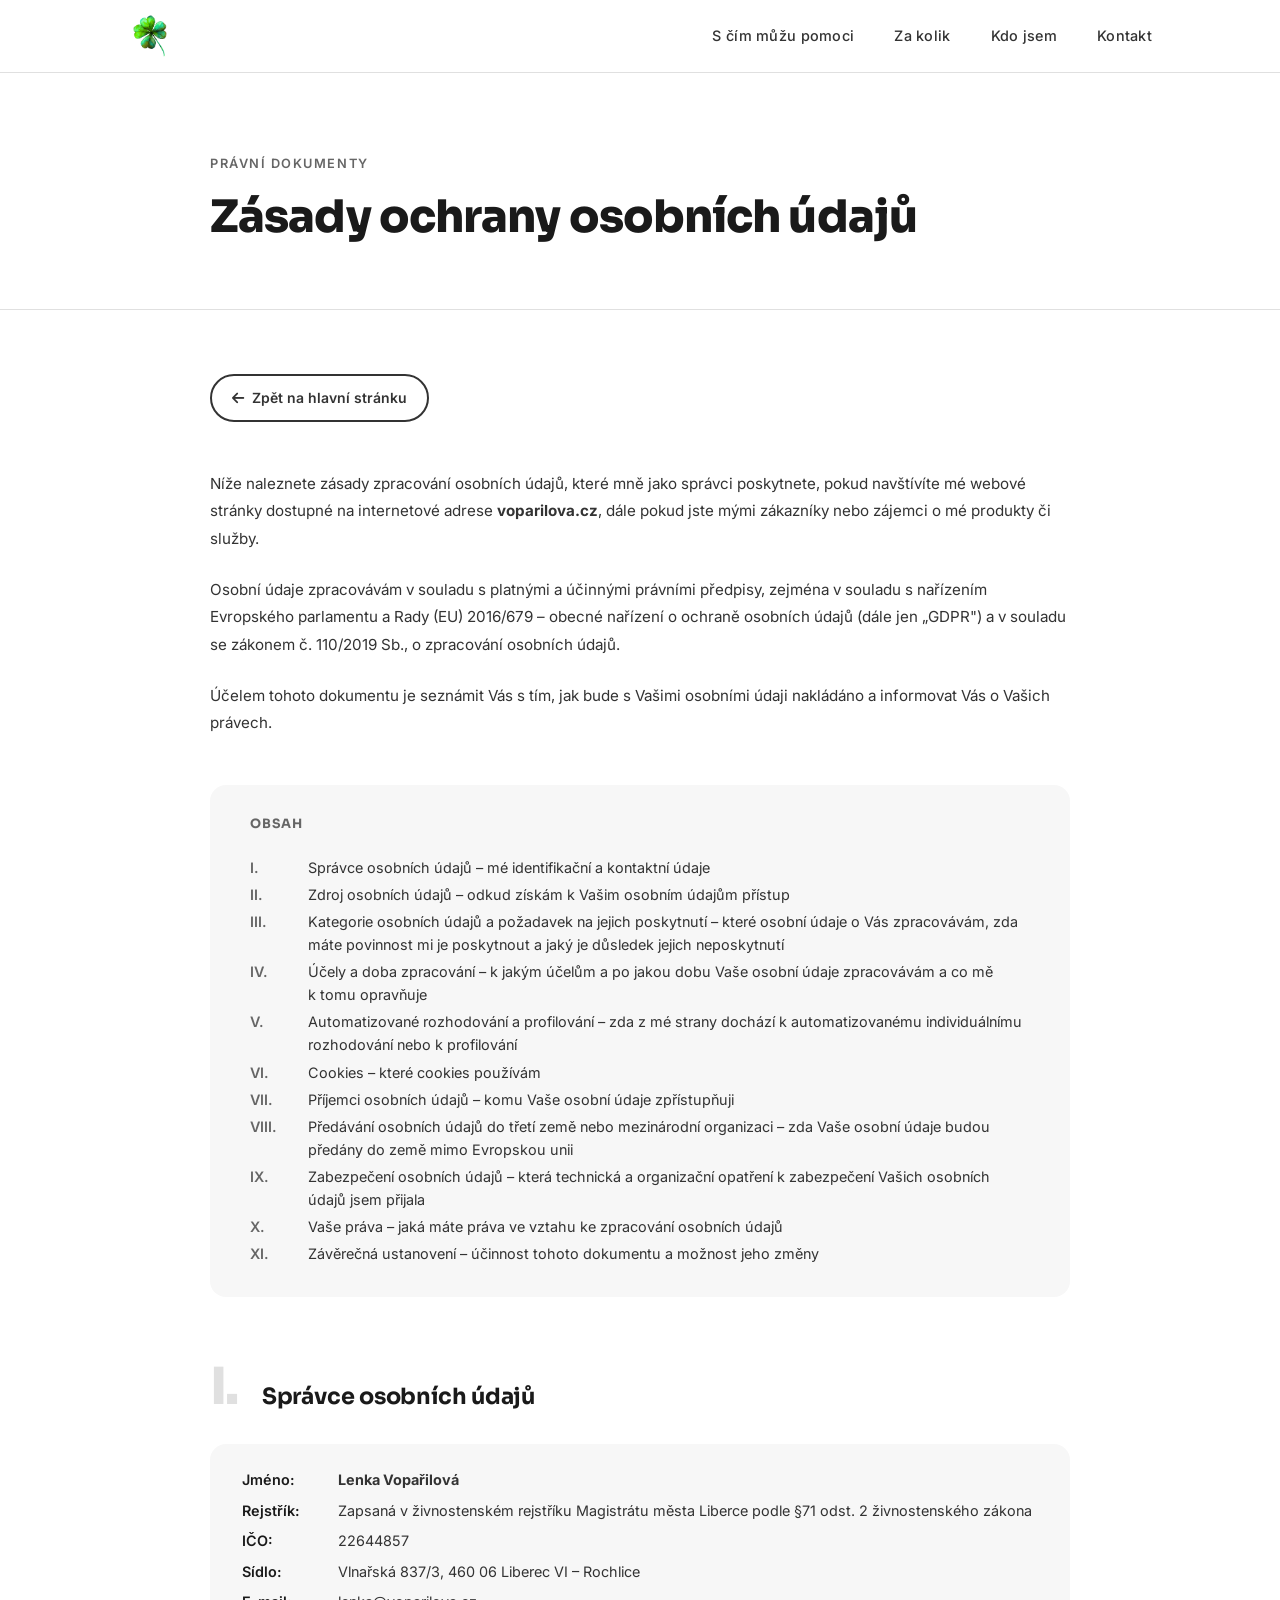
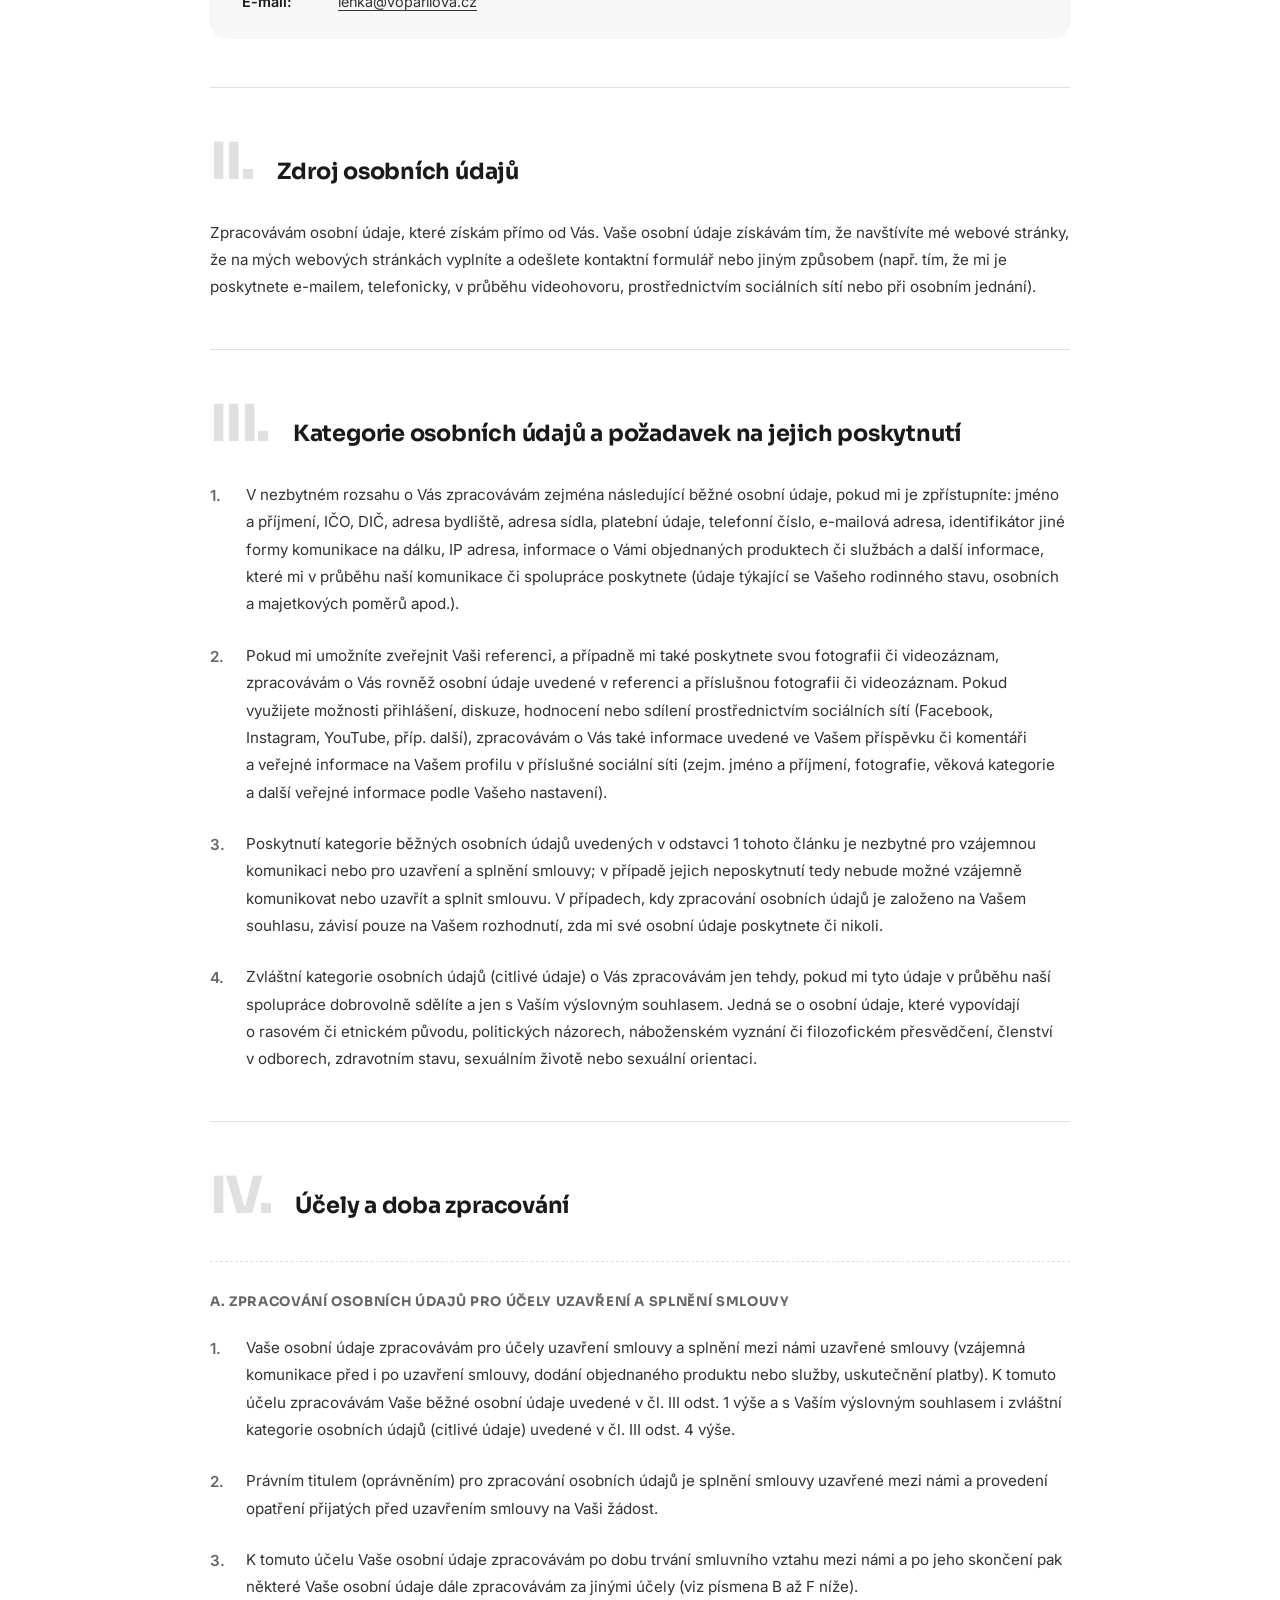
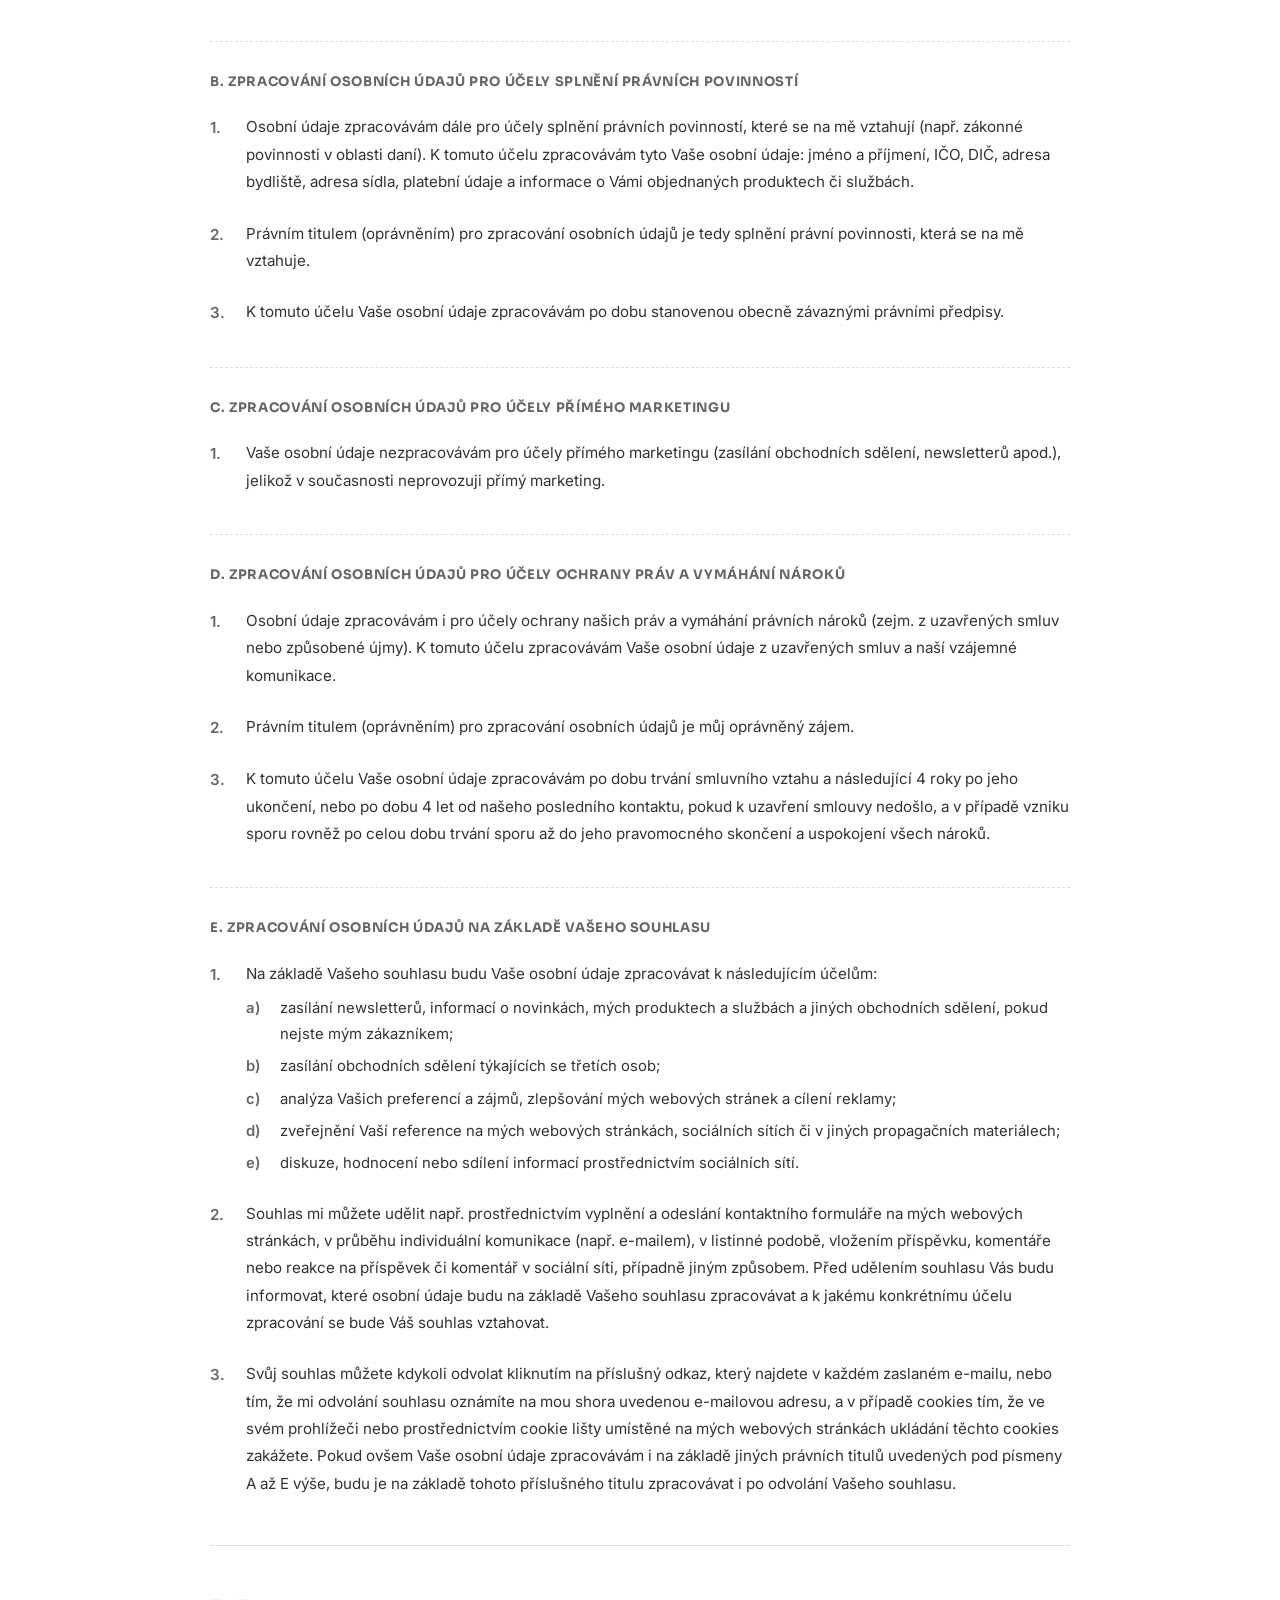
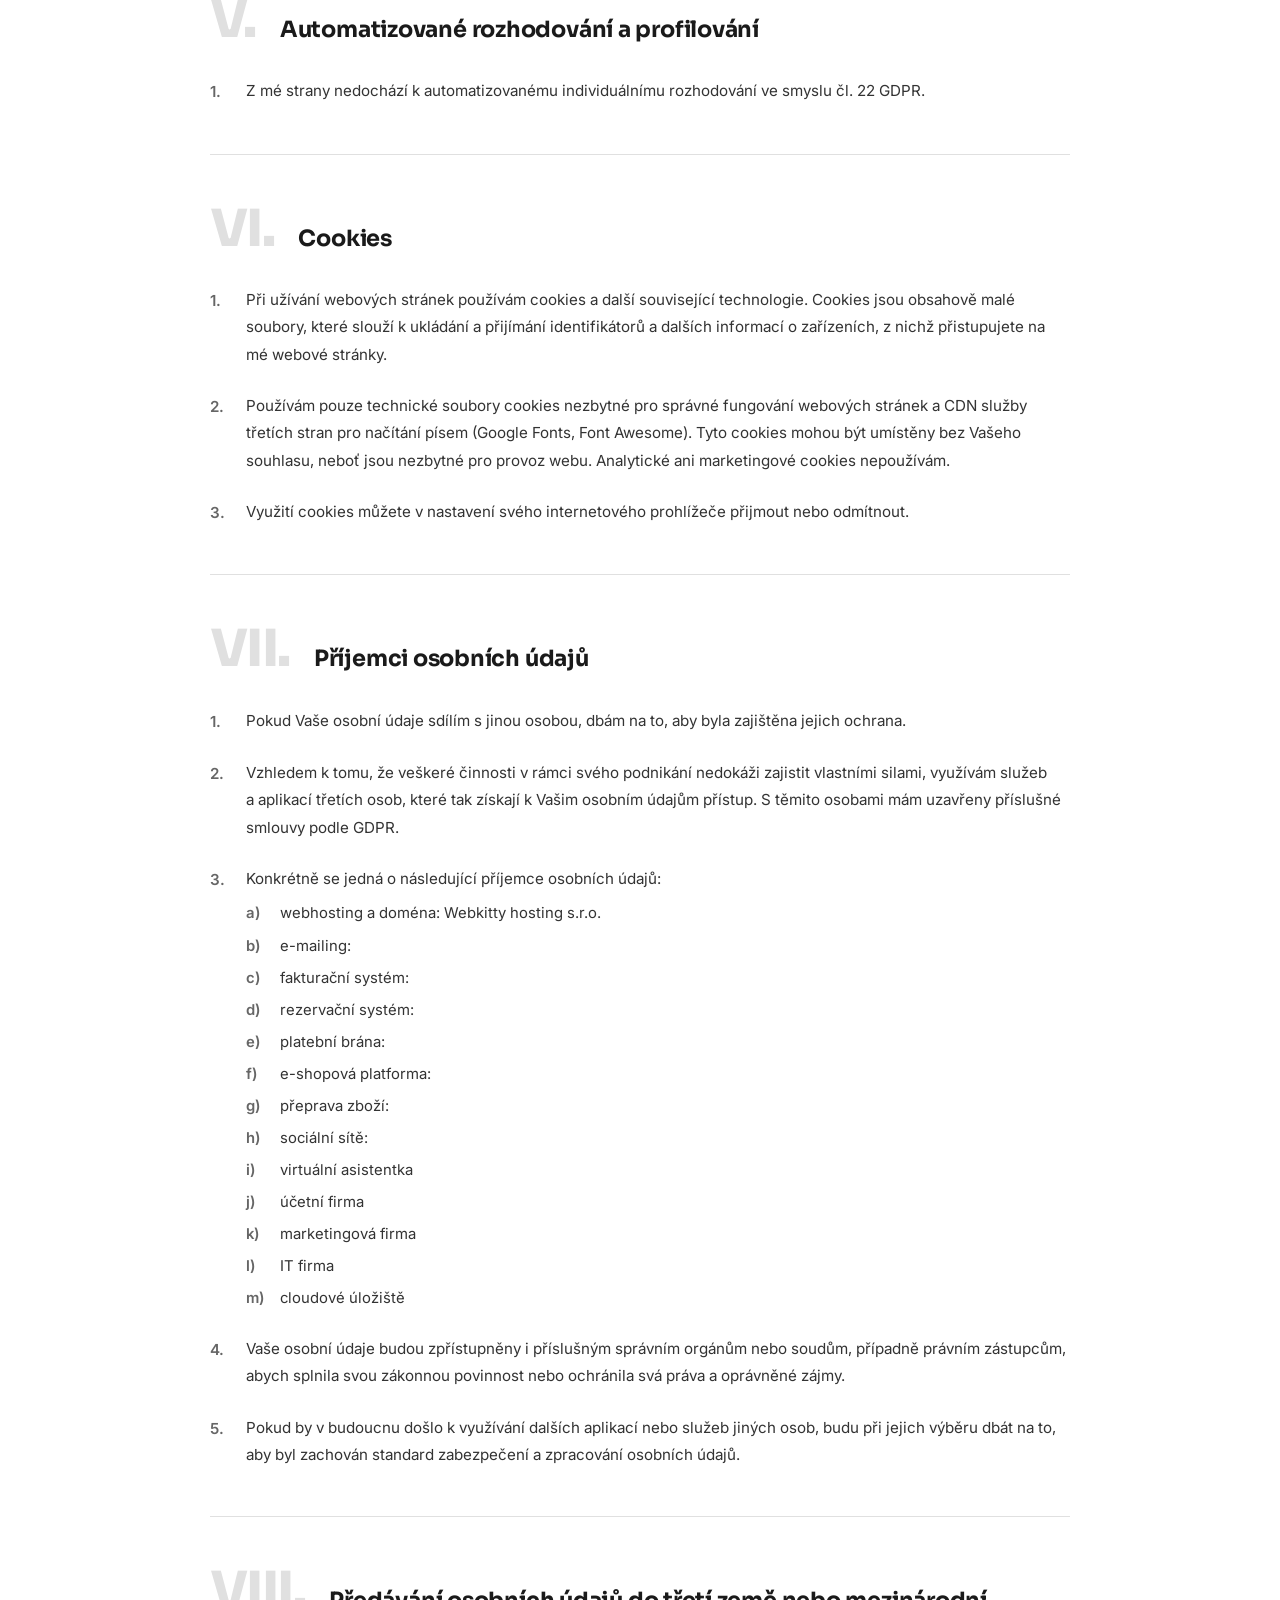
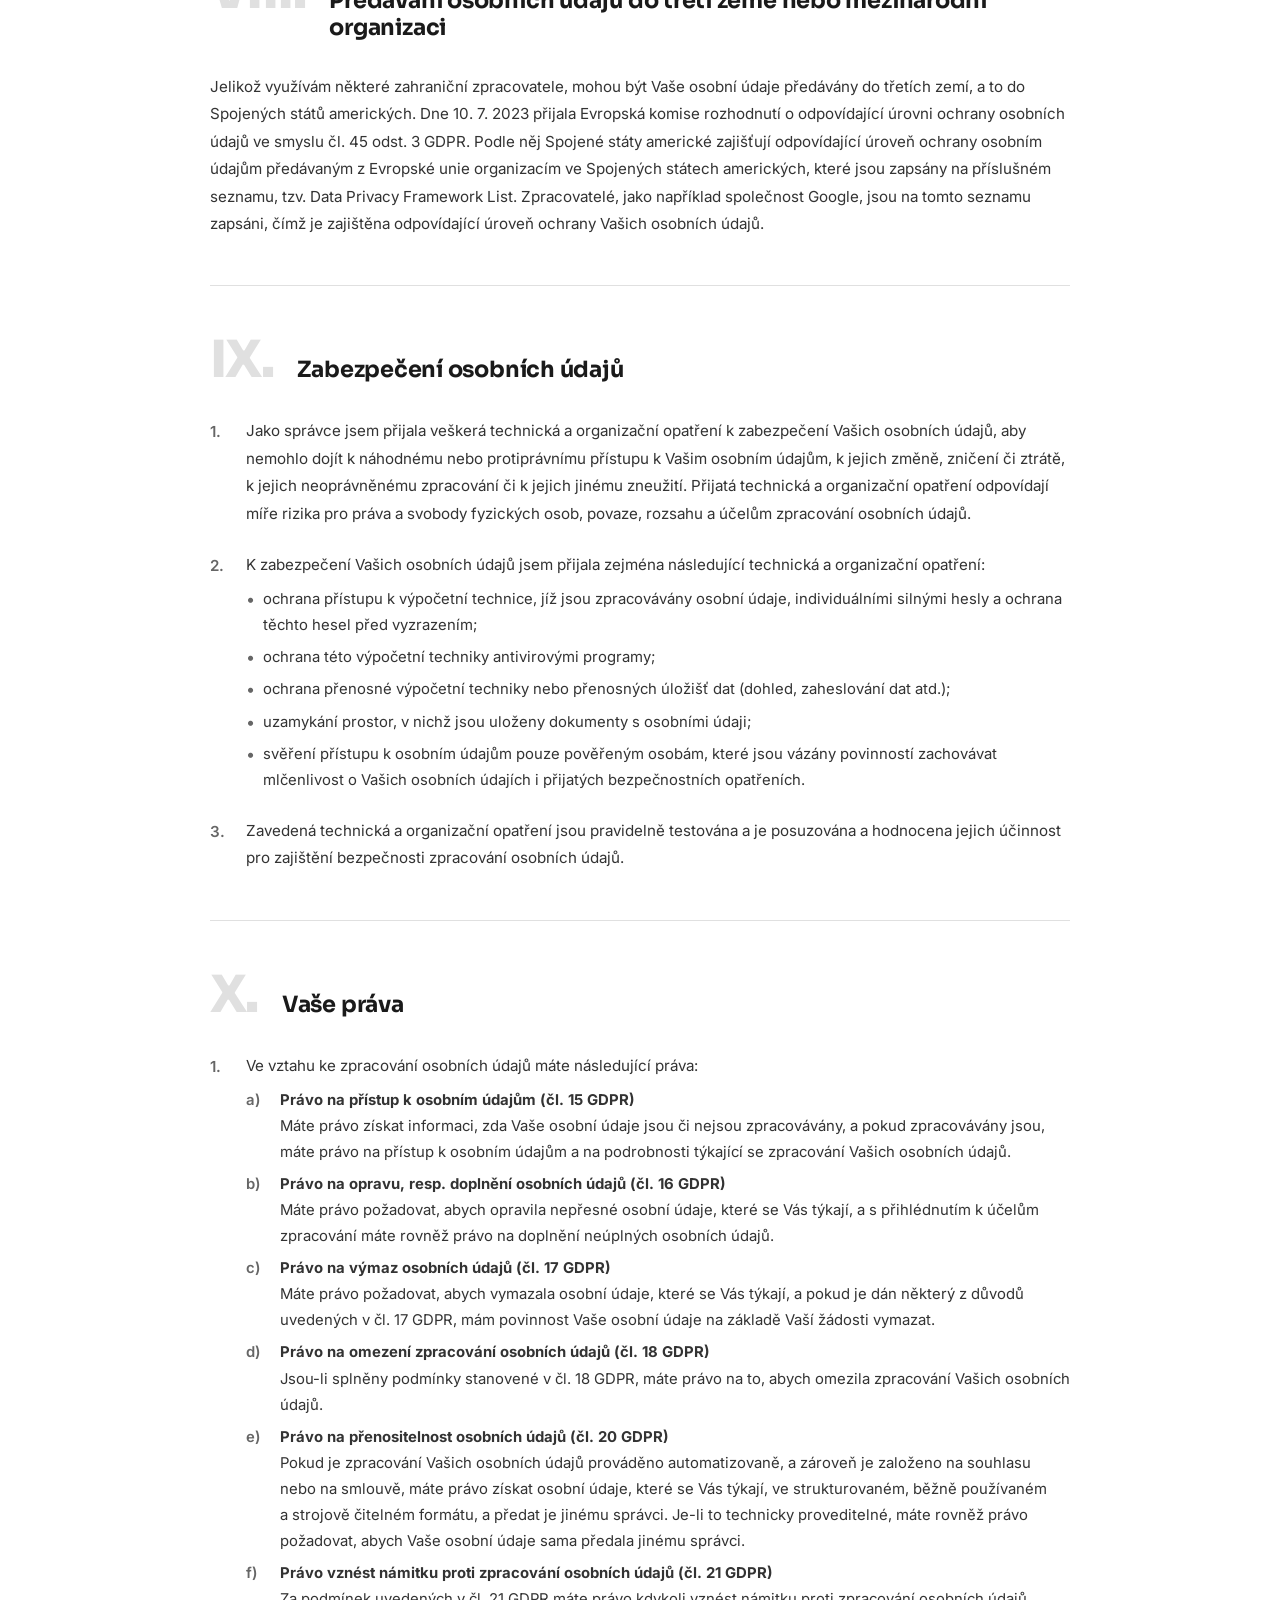
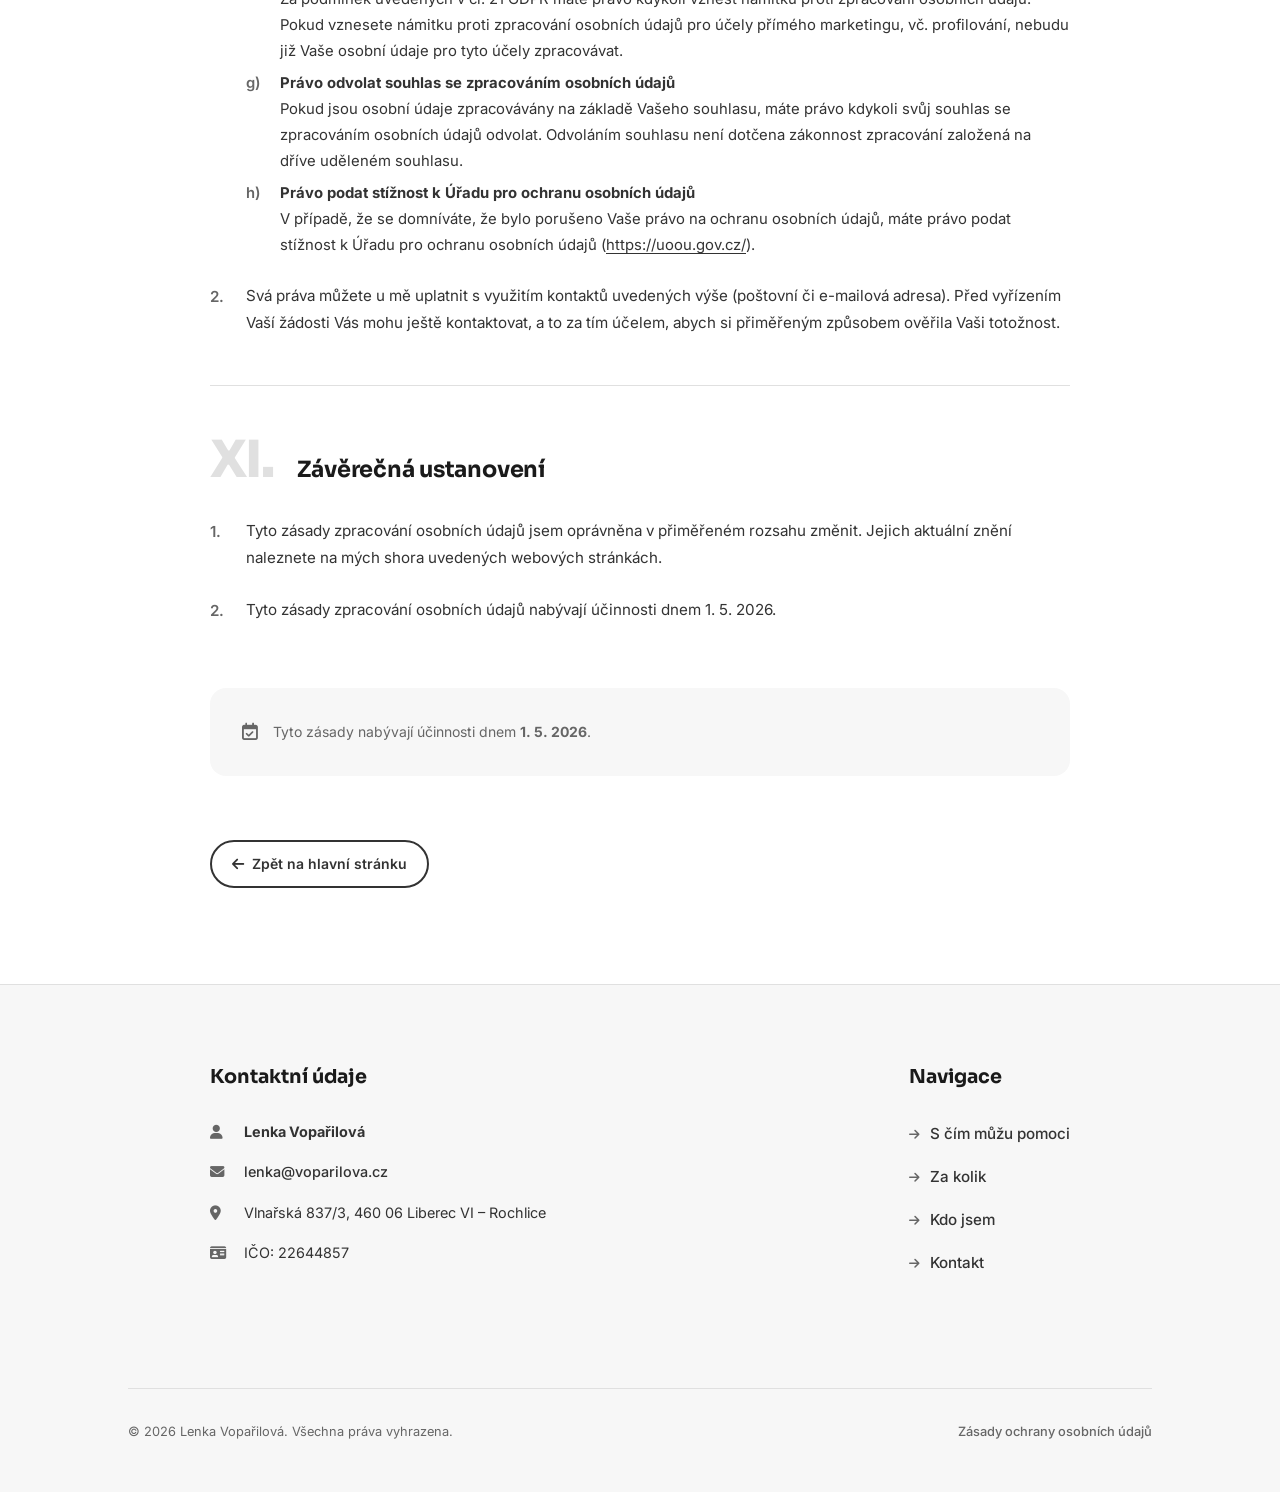
<file: zasady-ochrany-osobnich-udaju.html>
<!DOCTYPE html>
<html lang="cs">

<head>
  <meta charset="UTF-8">
  <meta name="viewport" content="width=device-width, initial-scale=1.0">

  <!-- ===== SEO ===== -->
  <title>Zásady ochrany osobních údajů | Lenka Vopařilová</title>
  <meta name="description"
    content="Zásady ochrany osobních údajů – Lenka Vopařilová, IČ 22644857. Informace o zpracování osobních údajů v souladu s GDPR.">
  <link rel="canonical" href="https://voparilova.cz/zasady-ochrany-osobnich-udaju">
  <meta name="robots" content="noindex, follow">

  <!-- ===== Favicon ===== -->
  <link rel="icon" type="image/svg+xml" href="favicon.svg">

  <!-- ===== Fonty ===== -->
  <link rel="preconnect" href="https://fonts.googleapis.com">
  <link rel="preconnect" href="https://fonts.gstatic.com" crossorigin>
  <link
    href="https://fonts.googleapis.com/css2?family=Sora:wght@400;600;700;800&family=Inter:wght@300;400;500;600&family=Caveat:wght@600&family=Atma:wght@600&display=swap"
    rel="stylesheet">

  <!-- ===== Font Awesome ===== -->
  <link rel="stylesheet" href="https://cdnjs.cloudflare.com/ajax/libs/font-awesome/6.5.1/css/all.min.css"
    integrity="sha512-DTOQO9RWCH3ppGqcWaEA1BIZOC6xxalwEsw9c2QQeAIftl+Vegovlnee1c9QX4TctnWMn13TZye+giMm8e2LwA=="
    crossorigin="anonymous" referrerpolicy="no-referrer">

  <!-- ===== Stylesheet ===== -->
  <link rel="stylesheet" href="css/style.css">

  <style>
    /* ===== Stránka GDPR – specifické styly ===== */
    .gdpr-hero {
      padding: var(--sp-10) 0 var(--sp-6);
      border-bottom: 1px solid var(--clr-border);
    }

    .gdpr-hero .container>* {
      max-width: 860px;
      margin-left: auto;
      margin-right: auto;
    }

    .gdpr-hero h1 {
      font-size: clamp(1.9rem, 3.5vw, 3rem);
      margin-bottom: var(--sp-2);
    }

    .gdpr-content {
      padding: var(--sp-8) 0 var(--sp-12);
    }

    .gdpr-layout {
      display: grid;
      grid-template-columns: 1fr;
      gap: var(--sp-8);
      max-width: 860px;
      margin: 0 auto;
    }

    /* Sekce (I. – XI.) */
    .gdpr-section {
      border-top: 1px solid var(--clr-border);
      padding-top: var(--sp-6);
    }

    .gdpr-section:first-child {
      border-top: none;
      padding-top: 0;
    }

    .gdpr-section-header {
      display: flex;
      align-items: baseline;
      gap: var(--sp-3);
      margin-bottom: var(--sp-4);
    }

    .gdpr-section-num {
      font-family: var(--font-heading);
      font-size: clamp(2rem, 4vw, 3.5rem);
      font-weight: 800;
      color: var(--clr-border);
      line-height: 1;
      flex-shrink: 0;
      letter-spacing: -0.03em;
    }

    .gdpr-section h2 {
      font-size: clamp(1.1rem, 2vw, 1.4rem);
      font-weight: 700;
      color: var(--clr-dark);
      letter-spacing: -0.01em;
      margin-bottom: 0;
    }

    .gdpr-section ol {
      list-style: none;
      display: flex;
      flex-direction: column;
      gap: var(--sp-3);
      counter-reset: gdpr-item;
    }

    .gdpr-section ol>li {
      counter-increment: gdpr-item;
      display: flex;
      gap: var(--sp-2);
      font-size: 0.95rem;
      line-height: 1.8;
      color: var(--clr-text);
    }

    .gdpr-section ol>li::before {
      content: counter(gdpr-item) ".";
      font-weight: 600;
      color: var(--clr-mid);
      flex-shrink: 0;
      min-width: 20px;
      padding-top: 1px;
    }

    .gdpr-section ol>li ul {
      margin-top: var(--sp-1);
      display: flex;
      flex-direction: column;
      gap: 6px;
    }

    .gdpr-section ol>li ul li {
      display: flex;
      align-items: flex-start;
      gap: var(--sp-1);
      font-size: 0.93rem;
      line-height: 1.75;
    }

    .gdpr-section ol>li ul li::before {
      content: "•";
      color: var(--clr-mid);
      flex-shrink: 0;
      font-size: 1.1em;
      line-height: 1.6;
    }

    .gdpr-section .li-body {
      flex: 1;
    }

    /* Kontaktní údaje ve formátu tabulky */
    .gdpr-contact-block {
      background: var(--clr-light);
      border-radius: var(--radius-md);
      padding: var(--sp-3) var(--sp-4);
      margin-top: var(--sp-1);
      display: flex;
      flex-direction: column;
      gap: 6px;
      font-size: 0.9rem;
    }

    .gdpr-contact-block .contact-row {
      display: flex;
      gap: var(--sp-2);
      align-items: flex-start;
    }

    .gdpr-contact-block .contact-label {
      font-weight: 600;
      color: var(--clr-dark);
      min-width: 60px;
      flex-shrink: 0;
    }

    .gdpr-contact-block a {
      color: var(--clr-text);
    }

    /* Účinnost */
    .gdpr-effectivity {
      margin-top: var(--sp-8);
      padding: var(--sp-4);
      background: var(--clr-light);
      border-radius: var(--radius-md);
      font-size: 0.875rem;
      color: var(--clr-mid);
      display: flex;
      align-items: center;
      gap: var(--sp-2);
    }

    .gdpr-effectivity i {
      font-size: 1.1rem;
      flex-shrink: 0;
    }

    /* Zpět tlačítko */
    .gdpr-back {
      margin-bottom: var(--sp-6);
      max-width: 860px;
      margin-left: auto;
      margin-right: auto;
    }

    /* Úvodní text */
    .gdpr-intro {
      max-width: 860px;
      margin: 0 auto var(--sp-6);
    }

    .gdpr-intro p {
      font-size: 0.95rem;
      line-height: 1.8;
      color: var(--clr-text);
      margin-bottom: var(--sp-3);
    }

    .gdpr-intro p:last-child {
      margin-bottom: 0;
    }

    /* Obsah (TOC) */
    .gdpr-toc {
      background: var(--clr-light);
      border-radius: var(--radius-md);
      padding: var(--sp-4) var(--sp-5);
      margin: 0 auto var(--sp-8);
      max-width: 860px;
    }

    .gdpr-toc h2 {
      font-size: 0.8rem;
      font-weight: 700;
      text-transform: uppercase;
      letter-spacing: 0.06em;
      color: var(--clr-mid);
      margin-bottom: var(--sp-3);
    }

    .gdpr-toc ol {
      list-style: none;
      display: flex;
      flex-direction: column;
      gap: 4px;
    }

    .gdpr-toc ol li {
      font-size: 0.9rem;
      line-height: 1.6;
      color: var(--clr-text);
      display: flex;
      gap: var(--sp-2);
    }

    .gdpr-toc ol li::before {
      display: none;
    }

    .toc-num {
      font-weight: 600;
      color: var(--clr-mid);
      min-width: 42px;
      flex-shrink: 0;
    }

    /* Podsekce (A, B, C…) v sekci IV */
    .gdpr-subsection {
      margin-top: var(--sp-5);
      padding-top: var(--sp-4);
      border-top: 1px dashed var(--clr-border);
    }

    .gdpr-subsection:first-of-type {
      border-top: none;
      padding-top: 0;
      margin-top: var(--sp-2);
    }

    .gdpr-subsection-title {
      font-size: 0.82rem;
      font-weight: 700;
      text-transform: uppercase;
      letter-spacing: 0.05em;
      color: var(--clr-mid);
      margin-bottom: var(--sp-3);
    }

    /* Čistý odstavec (bez ol) v sekci */
    .gdpr-text {
      font-size: 0.95rem;
      line-height: 1.8;
      color: var(--clr-text);
      margin-top: var(--sp-2);
    }

    /* Seznam s písmeny a), b)… */
    .gdpr-alpha-list li::before {
      display: none !important;
      content: none !important;
    }

    .gdpr-alpha-list li {
      display: flex !important;
      align-items: flex-start;
      gap: var(--sp-1);
    }

    .alpha-label {
      font-weight: 600;
      color: var(--clr-mid);
      flex-shrink: 0;
      min-width: 26px;
    }

    @media (min-width: 900px) {
      .gdpr-layout {
        gap: var(--sp-6);
      }
    }

    .site-footer .footer-grid {
      max-width: 860px;
      margin-left: auto;
      margin-right: auto;
    }

    .site-footer .footer-form {
      margin-left: auto;
      text-align: left;
    }
  </style>
</head>

<body>

  <!-- ============================================================
     NAVIGACE
     ============================================================ -->
  <header class="site-header" role="banner">
    <nav class="nav-inner" aria-label="Hlavní navigace">

      <!-- Logo -->
      <a href="/" class="nav-logo" aria-label="Lenka Vopařilová – domovská stránka">
        <img src="Obrazky/Levop_ctyrlistek_logo.png" alt="Čtyřlístek – logo Lenky Vopařilové" width="44" height="44">
      </a>

      <!-- Desktopové menu -->
      <ul class="nav-menu" role="list">
        <li><a href="/#sluzby">S čím můžu pomoci</a></li>
        <li><a href="/#cenik">Za kolik</a></li>
        <li><a href="/#o-mne">Kdo jsem</a></li>
        <li><a href="/#kontakt">Kontakt</a></li>
      </ul>

      <!-- Hamburger (mobil) -->
      <button class="nav-hamburger" aria-label="Otevřít menu" aria-expanded="false" aria-controls="mobile-menu">
        <span></span>
        <span></span>
        <span></span>
      </button>

    </nav>

    <!-- Mobilní menu -->
    <nav id="mobile-menu" class="nav-mobile-menu" aria-label="Mobilní navigace">
      <a href="/#sluzby">S čím můžu pomoci</a>
      <a href="/#cenik">Za kolik</a>
      <a href="/#o-mne">Kdo jsem</a>
      <a href="/#kontakt">Kontakt</a>
    </nav>
  </header><!-- /header -->


  <!-- ============================================================
     HLAVNÍ OBSAH
     ============================================================ -->
  <main id="main-content">

    <!-- Hero podstránky -->
    <section class="gdpr-hero" aria-labelledby="gdpr-heading">
      <div class="container">

        <p class="section-label">Právní dokumenty</p>
        <h1 id="gdpr-heading">Zásady ochrany osobních&nbsp;údajů</h1>

      </div>
    </section><!-- /gdpr-hero -->


    <!-- Obsah dokumentu -->
    <section class="gdpr-content" aria-label="Text zásad ochrany osobních údajů">
      <div class="container">
        <div class="gdpr-back">
          <a href="/" class="btn btn-secondary btn-sm">
            <i class="fa-solid fa-arrow-left" aria-hidden="true"></i> Zpět na hlavní stránku
          </a>
        </div>

        <div class="gdpr-intro">
          <p>Níže naleznete zásady zpracování osobních údajů, které mně jako správci poskytnete, pokud navštívíte mé
            webové stránky dostupné na internetové adrese <strong>voparilova.cz</strong>, dále pokud jste mými zákazníky nebo zájemci o
            mé produkty či služby.</p>
          <p>Osobní údaje zpracovávám v souladu s platnými a účinnými právními předpisy, zejména v souladu s nařízením
            Evropského parlamentu a Rady (EU) 2016/679 – obecné nařízení o ochraně osobních údajů (dále jen „GDPR") a v
            souladu se zákonem č. 110/2019 Sb., o zpracování osobních údajů.</p>
          <p>Účelem tohoto dokumentu je seznámit Vás s tím, jak bude s Vašimi osobními údaji nakládáno a informovat Vás
            o Vašich právech.</p>
        </div>

        <div class="gdpr-toc">
          <h2>Obsah</h2>
          <ol>
            <li><span class="toc-num">I.</span> Správce osobních údajů – mé identifikační a kontaktní údaje</li>
            <li><span class="toc-num">II.</span> Zdroj osobních údajů – odkud získám k Vašim osobním údajům přístup</li>
            <li><span class="toc-num">III.</span> Kategorie osobních údajů a požadavek na jejich poskytnutí – které
              osobní údaje o Vás zpracovávám, zda máte povinnost mi je poskytnout a jaký je důsledek jejich neposkytnutí
            </li>
            <li><span class="toc-num">IV.</span> Účely a doba zpracování – k jakým účelům a po jakou dobu Vaše osobní
              údaje zpracovávám a co mě k tomu opravňuje</li>
            <li><span class="toc-num">V.</span> Automatizované rozhodování a profilování – zda z mé strany dochází k
              automatizovanému individuálnímu rozhodování nebo k profilování</li>
            <li><span class="toc-num">VI.</span> Cookies – které cookies používám</li>
            <li><span class="toc-num">VII.</span> Příjemci osobních údajů – komu Vaše osobní údaje zpřístupňuji</li>
            <li><span class="toc-num">VIII.</span> Předávání osobních údajů do třetí země nebo mezinárodní organizaci –
              zda Vaše osobní údaje budou předány do země mimo Evropskou unii</li>
            <li><span class="toc-num">IX.</span> Zabezpečení osobních údajů – která technická a organizační opatření k
              zabezpečení Vašich osobních údajů jsem přijala</li>
            <li><span class="toc-num">X.</span> Vaše práva – jaká máte práva ve vztahu ke zpracování osobních údajů</li>
            <li><span class="toc-num">XI.</span> Závěrečná ustanovení – účinnost tohoto dokumentu a možnost jeho změny
            </li>
          </ol>
        </div>

        <div class="gdpr-layout">

          <!-- I. Správce osobních údajů -->
          <div class="gdpr-section">
            <div class="gdpr-section-header">
              <span class="gdpr-section-num" aria-hidden="true">I.</span>
              <h2>Správce osobních údajů</h2>
            </div>
            <div class="gdpr-contact-block">
              <div class="contact-row">
                <span class="contact-label" style="min-width: 80px;">Jméno:</span>
                <span><strong>Lenka Vopařilová</strong></span>
              </div>
              <div class="contact-row">
                <span class="contact-label" style="min-width: 80px;">Rejstřík:</span>
                <span>Zapsaná v živnostenském rejstříku Magistrátu města Liberce podle §71 odst. 2 živnostenského
                  zákona</span>
              </div>
              <div class="contact-row">
                <span class="contact-label" style="min-width: 80px;">IČO:</span>
                <span>22644857</span>
              </div>
              <div class="contact-row">
                <span class="contact-label" style="min-width: 80px;">Sídlo:</span>
                <span>Vlnařská 837/3, 460&nbsp;06 Liberec&nbsp;VI&nbsp;– Rochlice</span>
              </div>
              <div class="contact-row">
                <span class="contact-label" style="min-width: 80px;">E-mail:</span>
                <a href="mailto:lenka@voparilova.cz">lenka@voparilova.cz</a>
              </div>
            </div>
          </div>

          <!-- II. Zdroj osobních údajů -->
          <div class="gdpr-section">
            <div class="gdpr-section-header">
              <span class="gdpr-section-num" aria-hidden="true">II.</span>
              <h2>Zdroj osobních údajů</h2>
            </div>
            <p class="gdpr-text">Zpracovávám osobní údaje, které získám přímo od Vás. Vaše osobní údaje získávám tím, že
              navštívíte mé webové stránky, že na mých webových stránkách vyplníte a odešlete kontaktní formulář nebo
              jiným způsobem (např. tím, že mi je poskytnete e-mailem, telefonicky, v průběhu videohovoru,
              prostřednictvím sociálních sítí nebo při osobním jednání).</p>
          </div>

          <!-- III. Kategorie osobních údajů a požadavek na jejich poskytnutí -->
          <div class="gdpr-section">
            <div class="gdpr-section-header">
              <span class="gdpr-section-num" aria-hidden="true">III.</span>
              <h2>Kategorie osobních údajů a požadavek na jejich poskytnutí</h2>
            </div>
            <ol>
              <li>
                <span class="li-body">V nezbytném rozsahu o Vás zpracovávám zejména následující běžné osobní údaje,
                  pokud mi je zpřístupníte: jméno a příjmení, IČO, DIČ, adresa bydliště, adresa sídla, platební údaje,
                  telefonní číslo, e-mailová adresa, identifikátor jiné formy komunikace na dálku, IP adresa, informace
                  o Vámi objednaných produktech či službách a další informace, které mi v průběhu naší komunikace či
                  spolupráce poskytnete (údaje týkající se Vašeho rodinného stavu, osobních a majetkových poměrů
                  apod.).</span>
              </li>
              <li>
                <span class="li-body">Pokud mi umožníte zveřejnit Vaši referenci, a případně mi také poskytnete svou
                  fotografii či videozáznam, zpracovávám o Vás rovněž osobní údaje uvedené v referenci a příslušnou
                  fotografii či videozáznam. Pokud využijete možnosti přihlášení, diskuze, hodnocení nebo sdílení
                  prostřednictvím sociálních sítí (Facebook, Instagram, YouTube, příp. další), zpracovávám o Vás také
                  informace uvedené ve Vašem příspěvku či komentáři a veřejné informace na Vašem profilu v příslušné
                  sociální síti (zejm. jméno a příjmení, fotografie, věková kategorie a další veřejné informace podle
                  Vašeho nastavení).</span>
              </li>
              <li>
                <span class="li-body">Poskytnutí kategorie běžných osobních údajů uvedených v odstavci 1 tohoto článku
                  je nezbytné pro vzájemnou komunikaci nebo pro uzavření a splnění smlouvy; v případě jejich
                  neposkytnutí tedy nebude možné vzájemně komunikovat nebo uzavřít a splnit smlouvu. V případech, kdy
                  zpracování osobních údajů je založeno na Vašem souhlasu, závisí pouze na Vašem rozhodnutí, zda mi své
                  osobní údaje poskytnete či nikoli.</span>
              </li>
              <li>
                <span class="li-body">Zvláštní kategorie osobních údajů (citlivé údaje) o Vás zpracovávám jen tehdy,
                  pokud mi tyto údaje v průběhu naší spolupráce dobrovolně sdělíte a jen s Vaším výslovným souhlasem.
                  Jedná se o osobní údaje, které vypovídají o rasovém či etnickém původu, politických názorech,
                  náboženském vyznání či filozofickém přesvědčení, členství v odborech, zdravotním stavu, sexuálním
                  životě nebo sexuální orientaci.</span>
              </li>
            </ol>
          </div>

          <!-- IV. Účely a doba zpracování -->
          <div class="gdpr-section">
            <div class="gdpr-section-header">
              <span class="gdpr-section-num" aria-hidden="true">IV.</span>
              <h2>Účely a doba zpracování</h2>
            </div>

            <div class="gdpr-subsection">
              <h3 class="gdpr-subsection-title">A. Zpracování osobních údajů pro účely uzavření a splnění smlouvy</h3>
              <ol>
                <li>
                  <span class="li-body">Vaše osobní údaje zpracovávám pro účely uzavření smlouvy a splnění mezi námi
                    uzavřené smlouvy (vzájemná komunikace před i po uzavření smlouvy, dodání objednaného produktu nebo
                    služby, uskutečnění platby). K tomuto účelu zpracovávám Vaše běžné osobní údaje uvedené v
                    čl.&nbsp;III odst.&nbsp;1 výše a s Vaším výslovným souhlasem i zvláštní kategorie osobních údajů
                    (citlivé údaje) uvedené v čl.&nbsp;III odst.&nbsp;4 výše.</span>
                </li>
                <li>
                  <span class="li-body">Právním titulem (oprávněním) pro zpracování osobních údajů je splnění smlouvy
                    uzavřené mezi námi a provedení opatření přijatých před uzavřením smlouvy na Vaši žádost.</span>
                </li>
                <li>
                  <span class="li-body">K tomuto účelu Vaše osobní údaje zpracovávám po dobu trvání smluvního vztahu
                    mezi námi a po jeho skončení pak některé Vaše osobní údaje dále zpracovávám za jinými účely (viz
                    písmena B až F níže).</span>
                </li>
              </ol>
            </div>

            <div class="gdpr-subsection">
              <h3 class="gdpr-subsection-title">B. Zpracování osobních údajů pro účely splnění právních povinností</h3>
              <ol>
                <li>
                  <span class="li-body">Osobní údaje zpracovávám dále pro účely splnění právních povinností, které se na
                    mě vztahují (např. zákonné povinnosti v oblasti daní). K tomuto účelu zpracovávám tyto Vaše osobní
                    údaje: jméno a příjmení, IČO, DIČ, adresa bydliště, adresa sídla, platební údaje a informace o Vámi
                    objednaných produktech či službách.</span>
                </li>
                <li>
                  <span class="li-body">Právním titulem (oprávněním) pro zpracování osobních údajů je tedy splnění
                    právní povinnosti, která se na mě vztahuje.</span>
                </li>
                <li>
                  <span class="li-body">K tomuto účelu Vaše osobní údaje zpracovávám po dobu stanovenou obecně závaznými
                    právními předpisy.</span>
                </li>
              </ol>
            </div>

            <div class="gdpr-subsection">
              <h3 class="gdpr-subsection-title">C. Zpracování osobních údajů pro účely přímého marketingu</h3>
              <ol>
                <li>
                  <span class="li-body">Vaše osobní údaje nezpracovávám pro účely přímého marketingu (zasílání
                    obchodních sdělení, newsletterů apod.), jelikož v současnosti neprovozuji přímý marketing.</span>
                </li>
              </ol>
            </div>

            <div class="gdpr-subsection">
              <h3 class="gdpr-subsection-title">D. Zpracování osobních údajů pro účely ochrany práv a vymáhání nároků
              </h3>
              <ol>
                <li>
                  <span class="li-body">Osobní údaje zpracovávám i pro účely ochrany našich práv a vymáhání právních
                    nároků (zejm. z uzavřených smluv nebo způsobené újmy). K tomuto účelu zpracovávám Vaše osobní údaje
                    z uzavřených smluv a naší vzájemné komunikace.</span>
                </li>
                <li>
                  <span class="li-body">Právním titulem (oprávněním) pro zpracování osobních údajů je můj oprávněný
                    zájem.</span>
                </li>
                <li>
                  <span class="li-body">K tomuto účelu Vaše osobní údaje zpracovávám po dobu trvání smluvního vztahu a
                    následující 4 roky po jeho ukončení, nebo po dobu 4 let od našeho posledního kontaktu, pokud k
                    uzavření smlouvy nedošlo, a v případě vzniku sporu rovněž po celou dobu trvání sporu až do jeho
                    pravomocného skončení a uspokojení všech nároků.</span>
                </li>
              </ol>
            </div>

            <div class="gdpr-subsection">
              <h3 class="gdpr-subsection-title">E. Zpracování osobních údajů na základě Vašeho souhlasu</h3>
              <ol>
                <li>
                  <span class="li-body">
                    Na základě Vašeho souhlasu budu Vaše osobní údaje zpracovávat k následujícím účelům:
                    <ul class="gdpr-alpha-list">
                      <li><span class="alpha-label">a)</span> <span>zasílání newsletterů, informací o novinkách, mých
                          produktech a službách a jiných obchodních sdělení, pokud nejste mým zákazníkem;</span></li>
                      <li><span class="alpha-label">b)</span> <span>zasílání obchodních sdělení týkajících se třetích
                          osob;</span></li>
                      <li><span class="alpha-label">c)</span> <span>analýza Vašich preferencí a zájmů, zlepšování mých
                          webových stránek a cílení reklamy;</span></li>
                      <li><span class="alpha-label">d)</span> <span>zveřejnění Vaší reference na mých webových
                          stránkách, sociálních sítích či v jiných propagačních materiálech;</span></li>
                      <li><span class="alpha-label">e)</span> <span>diskuze, hodnocení nebo sdílení informací
                          prostřednictvím sociálních sítí.</span></li>
                    </ul>
                  </span>
                </li>
                <li>
                  <span class="li-body">Souhlas mi můžete udělit např. prostřednictvím vyplnění a odeslání kontaktního
                    formuláře na mých webových stránkách, v průběhu individuální komunikace (např. e-mailem), v listinné
                    podobě, vložením příspěvku, komentáře nebo reakce na příspěvek či komentář v sociální síti, případně
                    jiným způsobem. Před udělením souhlasu Vás budu informovat, které osobní údaje budu na základě
                    Vašeho souhlasu zpracovávat a k jakému konkrétnímu účelu zpracování se bude Váš souhlas
                    vztahovat.</span>
                </li>
                <li>
                  <span class="li-body">Svůj souhlas můžete kdykoli odvolat kliknutím na příslušný odkaz, který najdete
                    v každém zaslaném e-mailu, nebo tím, že mi odvolání souhlasu oznámíte na mou shora uvedenou
                    e-mailovou adresu, a v případě cookies tím, že ve svém prohlížeči nebo prostřednictvím cookie lišty
                    umístěné na mých webových stránkách ukládání těchto cookies zakážete. Pokud ovšem Vaše osobní údaje
                    zpracovávám i na základě jiných právních titulů uvedených pod písmeny A až E výše, budu je na
                    základě tohoto příslušného titulu zpracovávat i po odvolání Vašeho souhlasu.</span>
                </li>
              </ol>
            </div>
          </div>

          <!-- V. Automatizované rozhodování a profilování -->
          <div class="gdpr-section">
            <div class="gdpr-section-header">
              <span class="gdpr-section-num" aria-hidden="true">V.</span>
              <h2>Automatizované rozhodování a profilování</h2>
            </div>
            <ol>
              <li>
                <span class="li-body">Z mé strany nedochází k automatizovanému individuálnímu rozhodování ve smyslu
                  čl.&nbsp;22 GDPR.</span>
              </li>
            </ol>
          </div>

          <!-- VI. Cookies -->
          <div class="gdpr-section">
            <div class="gdpr-section-header">
              <span class="gdpr-section-num" aria-hidden="true">VI.</span>
              <h2>Cookies</h2>
            </div>
            <ol>
              <li>
                <span class="li-body">Při užívání webových stránek používám cookies a další související technologie.
                  Cookies jsou obsahově malé soubory, které slouží k ukládání a přijímání identifikátorů a dalších
                  informací o zařízeních, z nichž přistupujete na mé webové stránky.</span>
              </li>
              <li>
                <span class="li-body">Používám pouze technické soubory cookies nezbytné pro správné fungování webových
                  stránek a CDN služby třetích stran pro načítání písem (Google Fonts, Font Awesome). Tyto cookies mohou
                  být umístěny bez Vašeho souhlasu, neboť jsou nezbytné pro provoz webu. Analytické ani marketingové
                  cookies nepoužívám.</span>
              </li>
              <li>
                <span class="li-body">Využití cookies můžete v nastavení svého internetového prohlížeče přijmout nebo
                  odmítnout.</span>
              </li>
            </ol>
          </div>

          <!-- VII. Příjemci osobních údajů -->
          <div class="gdpr-section">
            <div class="gdpr-section-header">
              <span class="gdpr-section-num" aria-hidden="true">VII.</span>
              <h2>Příjemci osobních údajů</h2>
            </div>
            <ol>
              <li>
                <span class="li-body">Pokud Vaše osobní údaje sdílím s jinou osobou, dbám na to, aby byla zajištěna
                  jejich ochrana.</span>
              </li>
              <li>
                <span class="li-body">Vzhledem k tomu, že veškeré činnosti v rámci svého podnikání nedokáži zajistit
                  vlastními silami, využívám služeb a aplikací třetích osob, které tak získají k Vašim osobním údajům
                  přístup. S těmito osobami mám uzavřeny příslušné smlouvy podle GDPR.</span>
              </li>
              <li>
                <span class="li-body">
                  Konkrétně se jedná o následující příjemce osobních údajů:
                  <ul class="gdpr-alpha-list">
                    <li><span class="alpha-label">a)</span> <span>webhosting a doména: Webkitty hosting s.r.o.</span>
                    </li>
                    <li><span class="alpha-label">b)</span> <span>e-mailing:</span></li>
                    <li><span class="alpha-label">c)</span> <span>fakturační systém:</span></li>
                    <li><span class="alpha-label">d)</span> <span>rezervační systém:</span></li>
                    <li><span class="alpha-label">e)</span> <span>platební brána:</span></li>
                    <li><span class="alpha-label">f)</span> <span>e-shopová platforma:</span></li>
                    <li><span class="alpha-label">g)</span> <span>přeprava zboží:</span></li>
                    <li><span class="alpha-label">h)</span> <span>sociální sítě:</span></li>
                    <li><span class="alpha-label">i)</span> <span>virtuální asistentka</span></li>
                    <li><span class="alpha-label">j)</span> <span>účetní firma</span></li>
                    <li><span class="alpha-label">k)</span> <span>marketingová firma</span></li>
                    <li><span class="alpha-label">l)</span> <span>IT firma</span></li>
                    <li><span class="alpha-label">m)</span> <span>cloudové úložiště</span></li>
                  </ul>
                </span>
              </li>
              <li>
                <span class="li-body">Vaše osobní údaje budou zpřístupněny i příslušným správním orgánům nebo soudům,
                  případně právním zástupcům, abych splnila svou zákonnou povinnost nebo ochránila svá práva a oprávněné
                  zájmy.</span>
              </li>
              <li>
                <span class="li-body">Pokud by v budoucnu došlo k využívání dalších aplikací nebo služeb jiných osob,
                  budu při jejich výběru dbát na to, aby byl zachován standard zabezpečení a zpracování osobních
                  údajů.</span>
              </li>
            </ol>
          </div>

          <!-- VIII. Předávání osobních údajů do třetí země nebo mezinárodní organizaci -->
          <div class="gdpr-section">
            <div class="gdpr-section-header">
              <span class="gdpr-section-num" aria-hidden="true">VIII.</span>
              <h2>Předávání osobních údajů do třetí země nebo mezinárodní organizaci</h2>
            </div>
            <p class="gdpr-text">Jelikož využívám některé zahraniční zpracovatele, mohou být Vaše osobní údaje předávány
              do třetích zemí, a to do Spojených států amerických. Dne 10.&nbsp;7.&nbsp;2023 přijala Evropská komise
              rozhodnutí o odpovídající úrovni ochrany osobních údajů ve smyslu čl.&nbsp;45 odst.&nbsp;3 GDPR. Podle něj
              Spojené státy americké zajišťují odpovídající úroveň ochrany osobním údajům předávaným z Evropské unie
              organizacím ve Spojených státech amerických, které jsou zapsány na příslušném seznamu, tzv. Data Privacy
              Framework List. Zpracovatelé, jako například společnost Google, jsou na tomto seznamu zapsáni, čímž je
              zajištěna odpovídající úroveň ochrany Vašich osobních údajů.</p>
          </div>

          <!-- IX. Zabezpečení osobních údajů -->
          <div class="gdpr-section">
            <div class="gdpr-section-header">
              <span class="gdpr-section-num" aria-hidden="true">IX.</span>
              <h2>Zabezpečení osobních údajů</h2>
            </div>
            <ol>
              <li>
                <span class="li-body">Jako správce jsem přijala veškerá technická a organizační opatření k zabezpečení
                  Vašich osobních údajů, aby nemohlo dojít k náhodnému nebo protiprávnímu přístupu k Vašim osobním
                  údajům, k jejich změně, zničení či ztrátě, k jejich neoprávněnému zpracování či k jejich jinému
                  zneužití. Přijatá technická a organizační opatření odpovídají míře rizika pro práva a svobody
                  fyzických osob, povaze, rozsahu a účelům zpracování osobních údajů.</span>
              </li>
              <li>
                <span class="li-body">
                  K zabezpečení Vašich osobních údajů jsem přijala zejména následující technická a organizační opatření:
                  <ul>
                    <li>ochrana přístupu k výpočetní technice, jíž jsou zpracovávány osobní údaje, individuálními
                      silnými hesly a ochrana těchto hesel před vyzrazením;</li>
                    <li>ochrana této výpočetní techniky antivirovými programy;</li>
                    <li>ochrana přenosné výpočetní techniky nebo přenosných úložišť dat (dohled, zaheslování dat atd.);
                    </li>
                    <li>uzamykání prostor, v nichž jsou uloženy dokumenty s osobními údaji;</li>
                    <li>svěření přístupu k osobním údajům pouze pověřeným osobám, které jsou vázány povinností
                      zachovávat mlčenlivost o Vašich osobních údajích i přijatých bezpečnostních opatřeních.</li>
                  </ul>
                </span>
              </li>
              <li>
                <span class="li-body">Zavedená technická a organizační opatření jsou pravidelně testována a je
                  posuzována a hodnocena jejich účinnost pro zajištění bezpečnosti zpracování osobních údajů.</span>
              </li>
            </ol>
          </div>

          <!-- X. Vaše práva -->
          <div class="gdpr-section">
            <div class="gdpr-section-header">
              <span class="gdpr-section-num" aria-hidden="true">X.</span>
              <h2>Vaše práva</h2>
            </div>
            <ol>
              <li>
                <span class="li-body">
                  Ve vztahu ke zpracování osobních údajů máte následující práva:
                  <ul class="gdpr-alpha-list">
                    <li>
                      <span class="alpha-label">a)</span>
                      <span><strong>Právo na přístup k osobním údajům (čl.&nbsp;15 GDPR)</strong><br>Máte právo získat
                        informaci, zda Vaše osobní údaje jsou či nejsou zpracovávány, a pokud zpracovávány jsou, máte
                        právo na přístup k osobním údajům a na podrobnosti týkající se zpracování Vašich osobních
                        údajů.</span>
                    </li>
                    <li>
                      <span class="alpha-label">b)</span>
                      <span><strong>Právo na opravu, resp. doplnění osobních údajů (čl.&nbsp;16 GDPR)</strong><br>Máte
                        právo požadovat, abych opravila nepřesné osobní údaje, které se Vás týkají, a s přihlédnutím k
                        účelům zpracování máte rovněž právo na doplnění neúplných osobních údajů.</span>
                    </li>
                    <li>
                      <span class="alpha-label">c)</span>
                      <span><strong>Právo na výmaz osobních údajů (čl.&nbsp;17 GDPR)</strong><br>Máte právo požadovat,
                        abych vymazala osobní údaje, které se Vás týkají, a pokud je dán některý z důvodů uvedených v
                        čl.&nbsp;17 GDPR, mám povinnost Vaše osobní údaje na základě Vaší žádosti vymazat.</span>
                    </li>
                    <li>
                      <span class="alpha-label">d)</span>
                      <span><strong>Právo na omezení zpracování osobních údajů (čl.&nbsp;18 GDPR)</strong><br>Jsou-li
                        splněny podmínky stanovené v čl.&nbsp;18 GDPR, máte právo na to, abych omezila zpracování Vašich
                        osobních údajů.</span>
                    </li>
                    <li>
                      <span class="alpha-label">e)</span>
                      <span><strong>Právo na přenositelnost osobních údajů (čl.&nbsp;20 GDPR)</strong><br>Pokud je
                        zpracování Vašich osobních údajů prováděno automatizovaně, a zároveň je založeno na souhlasu
                        nebo na smlouvě, máte právo získat osobní údaje, které se Vás týkají, ve strukturovaném, běžně
                        používaném a strojově čitelném formátu, a předat je jinému správci. Je-li to technicky
                        proveditelné, máte rovněž právo požadovat, abych Vaše osobní údaje sama předala jinému
                        správci.</span>
                    </li>
                    <li>
                      <span class="alpha-label">f)</span>
                      <span><strong>Právo vznést námitku proti zpracování osobních údajů (čl.&nbsp;21
                          GDPR)</strong><br>Za podmínek uvedených v čl.&nbsp;21 GDPR máte právo kdykoli vznést námitku
                        proti zpracování osobních údajů. Pokud vznesete námitku proti zpracování osobních údajů pro
                        účely přímého marketingu, vč. profilování, nebudu již Vaše osobní údaje pro tyto účely
                        zpracovávat.</span>
                    </li>
                    <li>
                      <span class="alpha-label">g)</span>
                      <span><strong>Právo odvolat souhlas se zpracováním osobních údajů</strong><br>Pokud jsou osobní
                        údaje zpracovávány na základě Vašeho souhlasu, máte právo kdykoli svůj souhlas se zpracováním
                        osobních údajů odvolat. Odvoláním souhlasu není dotčena zákonnost zpracování založená na dříve
                        uděleném souhlasu.</span>
                    </li>
                    <li>
                      <span class="alpha-label">h)</span>
                      <span><strong>Právo podat stížnost k Úřadu pro ochranu osobních údajů</strong><br>V případě, že se
                        domníváte, že bylo porušeno Vaše právo na ochranu osobních údajů, máte právo podat stížnost k
                        Úřadu pro ochranu osobních údajů (<a
                          href="https://uoou.gov.cz/">https://uoou.gov.cz/</a>).</span>
                    </li>
                  </ul>
                </span>
              </li>
              <li>
                <span class="li-body">Svá práva můžete u mě uplatnit s využitím kontaktů uvedených výše (poštovní či
                  e-mailová adresa). Před vyřízením Vaší žádosti Vás mohu ještě kontaktovat, a to za tím účelem, abych
                  si přiměřeným způsobem ověřila Vaši totožnost.</span>
              </li>
            </ol>
          </div>

          <!-- XI. Závěrečná ustanovení -->
          <div class="gdpr-section">
            <div class="gdpr-section-header">
              <span class="gdpr-section-num" aria-hidden="true">XI.</span>
              <h2>Závěrečná ustanovení</h2>
            </div>
            <ol>
              <li>
                <span class="li-body">Tyto zásady zpracování osobních údajů jsem oprávněna v přiměřeném rozsahu změnit.
                  Jejich aktuální znění naleznete na mých shora uvedených webových stránkách.</span>
              </li>
              <li>
                <span class="li-body">Tyto zásady zpracování osobních údajů nabývají účinnosti dnem
                  1.&nbsp;5.&nbsp;2026.</span>
              </li>
            </ol>

            <div class="gdpr-effectivity">
              <i class="fa-regular fa-calendar-check" aria-hidden="true"></i>
              <span>Tyto zásady nabývají účinnosti dnem <strong>1.&nbsp;5.&nbsp;2026</strong>.</span>
            </div>
          </div>

        </div><!-- /gdpr-layout -->

        <div class="gdpr-back" style="margin-top: var(--sp-8); margin-bottom: 0;">
          <a href="/" class="btn btn-secondary btn-sm">
            <i class="fa-solid fa-arrow-left" aria-hidden="true"></i> Zpět na hlavní stránku
          </a>
        </div>
      </div>
    </section><!-- /gdpr-content -->

  </main><!-- /main -->


  <!-- ============================================================
     PATIČKA
     ============================================================ -->
  <footer class="site-footer" role="contentinfo">
    <div class="footer-inner">

      <div class="footer-grid">

        <!-- Levý sloupec: Kontaktní a povinné údaje -->
        <div class="footer-contact">
          <h3>Kontaktní údaje</h3>

          <address class="contact-details" style="font-style: normal;">
            <div class="contact-item">
              <i class="fa-solid fa-user" aria-hidden="true"></i>
              <span><strong>Lenka Vopařilová</strong></span>
            </div>
            <div class="contact-item">
              <i class="fa-solid fa-envelope" aria-hidden="true"></i>
              <a href="mailto:lenka@voparilova.cz">lenka@voparilova.cz</a>
            </div>
            <div class="contact-item">
              <i class="fa-solid fa-location-dot" aria-hidden="true"></i>
              <span>Vlnařská 837/3, 460&nbsp;06 Liberec&nbsp;VI&nbsp;– Rochlice</span>
            </div>
            <div class="contact-item">
              <i class="fa-solid fa-id-card" aria-hidden="true"></i>
              <span>IČO: 22644857</span>
            </div>
          </address>

        </div><!-- /footer-contact -->

        <!-- Pravý sloupec: Navigace a odkaz zpět -->
        <div class="footer-form">
          <h3>Navigace</h3>
          <ul
            style="list-style: none; display: flex; flex-direction: column; gap: var(--sp-2); margin-bottom: var(--sp-6);">
            <li>
              <a href="/#sluzby" style="font-size: 0.95rem; font-weight: 500; text-decoration: none;">
                <i class="fa-solid fa-arrow-right" aria-hidden="true"
                  style="font-size: 0.75rem; margin-right: 6px; color: var(--clr-mid);"></i>
                S čím můžu pomoci
              </a>
            </li>
            <li>
              <a href="/#cenik" style="font-size: 0.95rem; font-weight: 500; text-decoration: none;">
                <i class="fa-solid fa-arrow-right" aria-hidden="true"
                  style="font-size: 0.75rem; margin-right: 6px; color: var(--clr-mid);"></i>
                Za kolik
              </a>
            </li>
            <li>
              <a href="/#o-mne" style="font-size: 0.95rem; font-weight: 500; text-decoration: none;">
                <i class="fa-solid fa-arrow-right" aria-hidden="true"
                  style="font-size: 0.75rem; margin-right: 6px; color: var(--clr-mid);"></i>
                Kdo jsem
              </a>
            </li>
            <li>
              <a href="/#kontakt" style="font-size: 0.95rem; font-weight: 500; text-decoration: none;">
                <i class="fa-solid fa-arrow-right" aria-hidden="true"
                  style="font-size: 0.75rem; margin-right: 6px; color: var(--clr-mid);"></i>
                Kontakt
              </a>
            </li>
          </ul>
        </div><!-- /footer-form -->

      </div><!-- /footer-grid -->

      <!-- Copyright -->
      <div class="footer-bottom">
        <p>&copy; <span id="current-year">2026</span> Lenka Vopařilová. Všechna práva vyhrazena.</p>
        <p>
          <a href="/zasady-ochrany-osobnich-udaju">Zásady ochrany osobních údajů</a>
        </p>
      </div>

    </div><!-- /footer-inner -->
  </footer><!-- /footer -->


  <!-- ============================================================
     JAVASCRIPT
     ============================================================ -->
  <script src="js/script.js" defer></script>
  <script>
    document.getElementById('current-year').textContent = new Date().getFullYear();
  </script>

</body>

</html>
</file>
<file: css/style.css>
/* ============================================================
   LENKA VOPAŘILOVÁ – Stylopis webu
   Verze: 1.0
   Mobile-first, BW design, 8px grid systém
   ============================================================ */

/* ============================================================
   1. ROOT PROMĚNNÉ
   ============================================================ */
:root {
  --clr-bg: #FFFFFF;
  --clr-text: #333333;
  --clr-dark: #1a1a1a;
  --clr-mid: #666666;
  --clr-border: #E0E0E0;
  --clr-light: #F7F7F7;
  --clr-btn-bg: #333333;
  --clr-btn-text: #FFFFFF;

  --font-heading: 'Sora', 'Inter', sans-serif;
  --font-body: 'Inter', -apple-system, BlinkMacSystemFont, sans-serif;

  /* 8px grid */
  --sp-1: 8px;
  --sp-2: 16px;
  --sp-3: 24px;
  --sp-4: 32px;
  --sp-5: 40px;
  --sp-6: 48px;
  --sp-8: 64px;
  --sp-10: 80px;
  --sp-12: 96px;

  --radius-sm: 8px;
  --radius-md: 16px;
  --radius-lg: 24px;
  --radius-pill: 100px;

  --shadow-xs: 0 1px 3px rgba(0, 0, 0, 0.06);
  --shadow-sm: 0 2px 8px rgba(0, 0, 0, 0.07);

  --transition: 0.3s ease;
  --container: min(80%, 1380px);
}

/* ============================================================
   2. RESET & ZÁKLAD
   ============================================================ */
*,
*::before,
*::after {
  box-sizing: border-box;
  margin: 0;
  padding: 0;
}

html {
  scroll-behavior: smooth;
  font-size: 16px;
  -webkit-text-size-adjust: 100%;
}

body {
  font-family: var(--font-body);
  font-size: 1rem;
  line-height: 1.7;
  color: var(--clr-text);
  background-color: var(--clr-bg);
  overflow-x: hidden;
}

img,
svg {
  display: block;
  max-width: 100%;
  height: auto;
}

a {
  color: var(--clr-text);
  text-decoration: underline;
  text-underline-offset: 3px;
  transition: opacity var(--transition);
}

a:hover {
  opacity: 0.65;
}

ul {
  list-style: none;
}

button {
  cursor: pointer;
  border: none;
  background: none;
  font-family: inherit;
}

/* ============================================================
   3. TYPOGRAFIE
   ============================================================ */
h1,
h2,
h3,
h4,
h5,
h6 {
  font-family: var(--font-heading);
  line-height: 1.2;
  color: var(--clr-dark);
  font-weight: 800;
}

h1 {
  font-size: clamp(2.1rem, 4.2vw, 4.2rem);
  letter-spacing: -0.02em;
}

h2 {
  font-size: clamp(1.8rem, 3.5vw, 3rem);
  letter-spacing: -0.015em;
}

h3 {
  font-size: clamp(1.15rem, 2vw, 1.5rem);
  font-weight: 700;
}

h4 {
  font-size: clamp(1rem, 1.5vw, 1.2rem);
  font-weight: 600;
}

p {
  line-height: 1.75;
}

.section-label {
  font-size: 0.8rem;
  font-weight: 600;
  letter-spacing: 0.12em;
  text-transform: uppercase;
  color: var(--clr-mid);
  margin-bottom: var(--sp-2);
}

.section-title {
  margin-bottom: var(--sp-4);
}

.lead {
  font-size: 1.125rem;
  line-height: 1.75;
}

/* ============================================================
   4. LAYOUT & KONTEJNER
   ============================================================ */
.container {
  width: var(--container);
  margin: 0 auto;
}

section {
  padding: 120px 0;
}


section.alt-bg {
  background-color: var(--clr-light);
}

/* ============================================================
   5. NAVIGACE
   ============================================================ */
.site-header {
  position: sticky;
  top: 0;
  z-index: 100;
  background-color: var(--clr-bg);
  border-bottom: 1px solid var(--clr-border);
  transition: box-shadow var(--transition);
}

.site-header.scrolled {
  box-shadow: var(--shadow-sm);
}

.nav-inner {
  display: flex;
  align-items: center;
  justify-content: space-between;
  height: 72px;
  width: var(--container);
  margin: 0 auto;
}

.nav-logo {
  display: flex;
  align-items: center;
  text-decoration: none;
  flex-shrink: 0;
}

.nav-logo img {
  height: 44px;
  width: auto;
}

.nav-menu {
  display: none;
  gap: var(--sp-5);
  align-items: center;
}

.nav-menu a {
  font-size: 0.9rem;
  font-weight: 500;
  text-decoration: none;
  color: var(--clr-text);
  letter-spacing: 0.02em;
  padding: var(--sp-1) 0;
  border-bottom: 2px solid transparent;
  transition: border-color var(--transition), color var(--transition);
}

.nav-menu a:hover,
.nav-menu a.active {
  color: var(--clr-dark);
  border-bottom-color: var(--clr-dark);
  opacity: 1;
}

/* Hamburger */
.nav-hamburger {
  display: flex;
  flex-direction: column;
  gap: 5px;
  width: 28px;
  padding: 4px 0;
  cursor: pointer;
  z-index: 110;
}

.nav-hamburger span {
  display: block;
  height: 2px;
  background: var(--clr-dark);
  border-radius: 2px;
  transition: transform var(--transition), opacity var(--transition);
  transform-origin: center;
}

.nav-hamburger.open span:nth-child(1) {
  transform: translateY(7px) rotate(45deg);
}

.nav-hamburger.open span:nth-child(2) {
  opacity: 0;
}

.nav-hamburger.open span:nth-child(3) {
  transform: translateY(-7px) rotate(-45deg);
}

/* Mobile menu overlay */
.nav-mobile-menu {
  display: none;
  flex-direction: column;
  gap: var(--sp-1);
  background: var(--clr-bg);
  border-top: 1px solid var(--clr-border);
  padding: var(--sp-3) var(--sp-3);
  position: absolute;
  top: 72px;
  left: 0;
  right: 0;
  z-index: 99;
  box-shadow: var(--shadow-sm);
}

.nav-mobile-menu.open {
  display: flex;
}

.nav-mobile-menu a {
  font-size: 1rem;
  font-weight: 500;
  text-decoration: none;
  color: var(--clr-text);
  padding: var(--sp-2) 0;
  border-bottom: 1px solid var(--clr-border);
  transition: color var(--transition);
}

.nav-mobile-menu a:last-child {
  border-bottom: none;
}

.nav-mobile-menu a:hover {
  color: var(--clr-dark);
  opacity: 1;
}

/* ============================================================
   6. HERO SEKCE
   ============================================================ */
.hero {
  min-height: calc(90vh - 72px);
  display: grid;
  grid-template-columns: 1fr;
  align-items: center;
  padding: var(--sp-8) 0 var(--sp-4);
  overflow: hidden;
}

.hero-inner {
  width: var(--container);
  margin: 0 auto;
  display: grid;
  grid-template-columns: 1fr;
  gap: var(--sp-6);
  align-items: center;
}

.hero-content {
  max-width: 640px;
}

.hero-supertitle {
  font-size: clamp(0.8rem, 1.1vw, 0.9rem);
  font-weight: 500;
  text-transform: uppercase;
  letter-spacing: 0.07em;
  color: var(--clr-mid);
  margin-bottom: var(--sp-3);
}

.hero-title {
  margin-bottom: var(--sp-3);
}

.hero-title .subtitle-line {
  display: block;
  font-size: clamp(1.25rem, 2.5vw, 2.35rem);
  font-weight: 600;
  font-style: italic;
  color: var(--clr-mid);
  margin-top: var(--sp-1);
}

.hero-subtitle {
  font-size: clamp(1.05rem, 2vw, 1.3rem);
  font-weight: 500;
  margin-top: 3rem;
  margin-bottom: var(--sp-5);
  color: var(--clr-text);
}

.hero-buttons {
  display: flex;
  flex-wrap: wrap;
  gap: var(--sp-2);
}

.hero-image {
  display: flex;
  justify-content: center;
  align-items: flex-end;
}

.hero-image img {
  max-height: 86vh;
  width: auto;
  object-fit: contain;
  object-position: bottom center;
  filter: contrast(1.05);
  transform: scale(1.15);
  transform-origin: center center;
}

/* ============================================================
   7. TLAČÍTKA
   ============================================================ */
.btn {
  display: inline-flex;
  align-items: center;
  gap: var(--sp-1);
  padding: 15px 32px;
  border-radius: var(--radius-pill);
  font-size: 1.05rem;
  font-weight: 600;
  text-decoration: none;
  transition: background var(--transition), color var(--transition),
    border-color var(--transition), transform var(--transition),
    box-shadow var(--transition);
  white-space: nowrap;
}

.btn:hover {
  transform: translateY(-2px);
  box-shadow: 0 6px 20px rgba(0, 0, 0, 0.12);
  opacity: 1;
}

.btn-primary {
  background: var(--clr-btn-bg);
  color: var(--clr-btn-text);
  border: 2px solid var(--clr-btn-bg);
}

.btn-primary:hover {
  background: var(--clr-dark);
  border-color: var(--clr-dark);
  color: #fff;
}

.btn-secondary {
  background: transparent;
  color: var(--clr-text);
  border: 2px solid var(--clr-text);
}

.btn-secondary:hover {
  background: var(--clr-text);
  color: var(--clr-bg);
}

.btn-sm {
  padding: 10px 20px;
  font-size: 0.875rem;
}

/* ============================================================
   8. SEKCE "JSEM TU, KDYŽ" + SLUŽBY
   ============================================================ */

/* Vnější layout: nadpis vlevo, kartičky vpravo */
.when-layout {
  display: grid;
  grid-template-columns: 1fr;
  gap: var(--sp-8);
  align-items: start;
}

.when-intro {
  text-align: center;
}

.when-cards {
  display: grid;
  grid-template-columns: 1fr;
  gap: var(--sp-2);
}


.when-card {
  border-radius: var(--radius-lg);
  perspective: 1000px;
  height: 320px;
}

.when-card img {
  width: 120px;
  height: 120px;
  object-fit: contain;
}

.when-card p {
  font-size: 0.95rem;
  line-height: 1.75;
  color: var(--clr-text);
}

/* --- staré when-grid styly zachovány pro případ reuse --- */
.when-grid {
  display: grid;
  grid-template-columns: 1fr;
  gap: var(--sp-8);
  align-items: start;
}

.when-list {
  display: flex;
  flex-direction: column;
  gap: var(--sp-2);
}

.when-list li {
  display: flex;
  align-items: flex-start;
  gap: var(--sp-2);
  padding: var(--sp-2) var(--sp-3);
  background: var(--clr-light);
  border-radius: var(--radius-md);
  border-left: 3px solid var(--clr-dark);
  font-size: 0.975rem;
  line-height: 1.6;
  transition: background var(--transition);
}

.when-list li:hover {
  background: #EFEFEF;
}

.when-list li i {
  margin-top: 3px;
  font-size: 0.9rem;
  color: var(--clr-mid);
  flex-shrink: 0;
}

.when-columns {
  column-count: 2;
  column-gap: var(--sp-8);
}

.when-columns p {
  font-size: 0.975rem;
  line-height: 1.8;
  break-inside: avoid;
  margin-bottom: var(--sp-3);
  display: flex;
  gap: var(--sp-2);
  align-items: flex-start;
}

.when-columns p i {
  margin-top: 4px;
  flex-shrink: 0;
  color: var(--clr-mid);
  font-size: 1.15rem;
}

/* --- Bento grid (sekce "O mých zkušenostech") --- */
.bento-grid {
  display: grid;
  grid-template-columns: 1fr;
  gap: var(--sp-3);
  margin-top: var(--sp-6);
}

.bento-card {
  background: var(--clr-light);
  border-radius: 16px;
  padding: var(--sp-4);
  font-size: 0.975rem;
  line-height: 1.8;
  display: flex;
  gap: var(--sp-2);
  align-items: flex-start;
}

.bento-card i {
  margin-top: 4px;
  flex-shrink: 0;
  color: var(--clr-mid);
  font-size: 1.15rem;
}


/* Karta služeb */
.services-grid {
  display: grid;
  grid-template-columns: 1fr;
  gap: var(--sp-2);
}

.service-card {
  background: var(--clr-bg);
  border-radius: var(--radius-lg);
  padding: var(--sp-4);
}

.service-card>img {
  width: 120px;
  height: 120px;
  object-fit: contain;
  margin-bottom: var(--sp-2);
}

/* Flip box */
.flip-box-inner {
  position: relative;
  width: 100%;
  height: 100%;
  transition: transform 0.65s ease;
  transform-style: preserve-3d;
}

.when-card:hover .flip-box-inner {
  transform: rotateY(180deg);
}

.flip-box-front,
.flip-box-back {
  position: absolute;
  inset: 0;
  backface-visibility: hidden;
  -webkit-backface-visibility: hidden;
  border-radius: var(--radius-lg);
  background: var(--clr-bg);
  padding: var(--sp-4);
  overflow: hidden;
}

.flip-box-front {
  display: flex;
  flex-direction: column;
  align-items: center;
  justify-content: center;
}

.flip-box-front img {
  width: 120px;
  height: 120px;
  object-fit: contain;
  margin-bottom: var(--sp-2);
}

.flip-box-front .flip-front-title {
  font-family: var(--font-heading);
  font-size: clamp(1.15rem, 2vw, 1.5rem);
  font-weight: 400;
  line-height: 1.45;
  color: var(--clr-dark);
  text-align: center;
}

.flip-front-title .card-sub-underline {
  font-weight: 700;
}

.flip-box-back {
  transform: rotateY(180deg);
  display: flex;
  flex-direction: column;
  justify-content: center;
  padding-left: var(--sp-8);
  padding-right: var(--sp-8);
}

.service-card-icon {
  width: 48px;
  height: 48px;
  display: flex;
  align-items: center;
  justify-content: center;
  background: var(--clr-light);
  border-radius: var(--radius-sm);
  font-size: 1.2rem;
  color: var(--clr-dark);
  margin-bottom: var(--sp-3);
}

.service-card h3 {
  margin-bottom: var(--sp-1);
}

.service-card .card-sub {
  font-size: 0.9rem;
  font-weight: 600;
  font-style: italic;
  color: var(--clr-mid);
  display: block;
  margin-top: 4px;
  margin-bottom: var(--sp-4);
}

.service-card ul {
  display: flex;
  flex-direction: column;
  gap: 6px;
  margin-top: var(--sp-2);
}

.service-card ul li {
  font-size: 0.9rem;
  color: var(--clr-text);
  display: flex;
  align-items: flex-start;
  gap: var(--sp-1);
}

.service-card ul li i {
  color: var(--clr-mid);
  flex-shrink: 0;
  margin-top: 5px;
  font-size: 0.8rem;
}

.service-card .tools-used {
  margin-top: var(--sp-4);
  padding-top: var(--sp-2);
  border-top: 1px solid var(--clr-border);
  font-size: 0.8rem;
  color: var(--clr-mid);
  font-style: italic;
}

/* ============================================================
   9. NÁSTROJE – BUBLINY
   ============================================================ */
.tools-section {
  text-align: center;
}

/* Desktop – floating bubbles */
.tools-stage {
  display: none;
  position: relative;
  width: 100%;
  height: 560px;
  margin: var(--sp-6) auto 0;
}

.tools-circle-img {
  position: absolute;
  top: 50%;
  left: 50%;
  transform: translate(-50%, -50%);
  width: 380px;
  height: 380px;
  border-radius: 50%;
  overflow: hidden;
  z-index: 2;
}

.tools-circle-img img {
  width: 100%;
  height: 100%;
  object-fit: cover;
}

/* Bubliny */
.bubble {
  position: absolute;
  background: var(--clr-bg);
  border: 2px solid var(--clr-dark);
  border-radius: var(--radius-pill);
  font-family: var(--font-body);
  font-weight: 600;
  white-space: nowrap;
  color: var(--clr-dark);
  z-index: 3;
  animation: floatBubble var(--dur, 4s) ease-in-out var(--del, 0s) infinite;
  transition: box-shadow var(--transition), transform var(--transition);
}

.bubble:hover {
  box-shadow: var(--shadow-sm);
  z-index: 4;
}

.bubble.big {
  padding: 10px 22px;
  font-size: 1rem;
}

.bubble.small {
  padding: 7px 16px;
  font-size: 0.8rem;
}

/* Pozice jednotlivých bublin */
/* ~12 hod */
.b-canva {
  top: 1%;
  left: 43%;
  --dur: 3.5s;
  --del: 0.7s;
}

.b-smartemailing {
  top: 4%;
  left: 54%;
  --dur: 4.5s;
  --del: 0.0s;
}

/* ~2 hod */
.b-mailerlite {
  top: 20%;
  left: 62%;
  --dur: 4.3s;
  --del: 1.2s;
}

/* ~3 hod */
.b-fapi {
  top: 40%;
  left: 68%;
  --dur: 3.8s;
  --del: 0.5s;
}

/* ~5 hod */
.b-simpleshop {
  top: 62%;
  left: 64%;
  --dur: 4.2s;
  --del: 1.0s;
}

/* ~6 hod */
.b-elementor {
  top: 85%;
  left: 55%;
  --dur: 5.2s;
  --del: 0.6s;
}

/* ~7 hod */
.b-divi {
  top: 80%;
  left: 37%;
  --dur: 5.0s;
  --del: 1.5s;
}

/* ~8 hod */
.b-google-nastroje {
  top: 64%;
  left: 24%;
  --dur: 3.9s;
  --del: 1.8s;
}

/* ~9 hod */
.b-google-antigravity {
  top: 46%;
  left: 20%;
  --dur: 4.0s;
  --del: 0.8s;
}

/* ~10 hod */
.b-toggl {
  top: 28%;
  left: 28%;
  --dur: 4.6s;
  --del: 0.9s;
}

/* ~11 hod */
.b-claude-code {
  top: 10%;
  left: 28%;
  --dur: 4.8s;
  --del: 0.3s;
}

/* Mobile – pills */
.tools-mobile {
  display: flex;
  flex-direction: column;
  align-items: center;
  gap: var(--sp-4);
  margin-top: var(--sp-5);
}

.tools-mobile-photo-wrap {
  position: relative;
  width: 210px;
  height: 210px;
  margin: 0 auto;
}

.tools-mobile-img {
  position: absolute;
  top: 50%;
  left: 50%;
  transform: translate(-50%, -50%);
  width: 180px;
  height: 180px;
  border-radius: 50%;
  overflow: hidden;
  box-shadow: var(--shadow-sm);
}

.tools-mobile-ring {
  position: absolute;
  top: 50%;
  left: 50%;
  transform: translate(-50%, -50%);
  width: 210px;
  height: 210px;
  pointer-events: none;
  overflow: visible;
  z-index: 3;
}

.tools-mobile-ring .circle-ring-path {
  stroke-dasharray: 1300;
  stroke-dashoffset: 1300;
}

.tools-mobile-ring.animated .circle-ring-path {
  animation: drawCircleRing 1.4s cubic-bezier(.4, 0, .2, 1) forwards;
}

.tools-mobile-img img {
  width: 100%;
  height: 100%;
  object-fit: cover;
}

.tools-pills {
  display: flex;
  flex-wrap: wrap;
  gap: var(--sp-1);
  justify-content: center;
  max-width: 480px;
  margin: 0 auto;
  list-style: none;
  padding: 0;
}

.tools-pills .pill {
  padding: 7px 16px;
  border: 2px solid var(--clr-dark);
  border-radius: var(--radius-pill);
  font-size: 0.85rem;
  font-weight: 600;
  color: var(--clr-dark);
  background: var(--clr-bg);
}

.tools-pills .pill.big {
  font-size: 0.95rem;
  padding: 9px 20px;
}

/* ============================================================
   10. SEKCE "ZA KOLIK?"
   ============================================================ */
.pricing-grid {
  display: grid;
  grid-template-columns: 1fr;
  gap: var(--sp-4);
  margin-bottom: var(--sp-6);
}

.pricing-card {
  background: var(--clr-bg);
  border-radius: var(--radius-lg);
  padding: var(--sp-4) var(--sp-4) var(--sp-8);
  display: flex;
  flex-direction: column;
  align-items: center;
  text-align: center;
}

.pricing-card .btn {
  margin-top: var(--sp-5);
}

.pricing-icon {
  width: 160px;
  height: 160px;
  object-fit: contain;
  margin-bottom: var(--sp-3);
}

.pricing-card-title {
  margin-bottom: var(--sp-3);
}

.price-options {
  width: 100%;
  margin-top: var(--sp-5);
}

.price-option+.price-or {
  margin: var(--sp-3) 0;
  font-size: 0.85rem;
  color: var(--clr-mid);
  font-style: italic;
}

.pricing-card .price {
  font-family: var(--font-heading);
  font-size: clamp(1.4rem, 2.2vw, 1.9rem);
  font-weight: 800;
  color: var(--clr-dark);
  line-height: 1.2;
  margin: 0;
}

.pricing-card .price span {
  display: block;
  font-size: 1rem;
  font-weight: 400;
  color: var(--clr-mid);
}

.pricing-card .price-note {
  font-size: 0.875rem;
  color: var(--clr-mid);
}

.prakticke-inner {
  max-width: 780px;
  margin-left: auto;
  margin-right: auto;
}

.pricing-text {}

.pricing-text p {
  font-size: 0.975rem;
  line-height: 1.8;
  margin-bottom: var(--sp-3);
  display: flex;
  gap: var(--sp-2);
  align-items: flex-start;
}

.pricing-text p i {
  margin-top: 4px;
  flex-shrink: 0;
  color: var(--clr-mid);
  font-size: 1.15rem;
}

.pricing-text p:last-child {
  margin-bottom: 0;
}

/* ============================================================
   11. SEKCE "A KDO ŽE JSEM JÁ?"
   ============================================================ */
.about-grid {
  display: grid;
  grid-template-columns: 1fr;
  gap: var(--sp-8);
  align-items: start;
}

.about-text {
  order: 2;
}

.about-text .section-label,
.about-text h2 {
  text-align: center;
}

.about-text .section-label {
  font-size: 0.8rem;
  margin-bottom: var(--sp-2);
}

.about-text h2 {
  margin-bottom: var(--sp-4);
}

.about-text p {
  margin-bottom: var(--sp-3);
  font-size: 0.975rem;
  line-height: 1.8;
}

.about-text p:last-child {
  margin-bottom: 0;
}

.about-text a {
  font-weight: 500;
  text-decoration: none;
}

.about-photo-wrap {
  order: 1;
  position: relative;
  display: block;
  width: 100%;
  max-width: 420px;
  margin: 0 auto;
}

.about-photo-wrap img:not(.bubble-clover) {
  width: 100%;
  height: 100%;
  object-fit: cover;
  object-position: center top;
  border-radius: 50%;
  box-shadow: var(--shadow-sm);
  display: block;
}


.speech-bubble-wrap {
  position: absolute;
  bottom: 16px;
  right: 16px;
  z-index: 2;
}

.speech-bubble {
  background: var(--clr-dark);
  color: #fff;
  padding: 18px 26px;
  border-radius: var(--radius-md);
  font-size: 0.95rem;
  line-height: 1.5;
  max-width: 240px;
  text-align: center;
  font-weight: 500;
  box-shadow: var(--shadow-sm);
  position: relative;
  z-index: 2;
}

.bubble-clover {
  position: absolute;
  bottom: 120px;
  right: 5px;
  width: 200px;
  height: 200px;
  opacity: 0;
  pointer-events: none;
  z-index: 5;
}

.bubble-clover.animated {
  animation: cloverIn 0.6s cubic-bezier(.2, .8, .3, 1) 0.9s both;
}

.bubble-ring {
  position: absolute;
  top: -6px;
  left: 0px;
  width: 252px;
  height: 116px;
  overflow: visible;
  pointer-events: none;
  z-index: 4;
}

.bubble-ring-path {
  stroke-dasharray: 740;
  stroke-dashoffset: 740;
}

.speech-bubble-wrap.animated .bubble-ring-path {
  animation: drawBubbleRing 1.1s cubic-bezier(.4, 0, .2, 1) 0.15s forwards;
}

/* ============================================================
   12. PATIČKA – FOOTER
   ============================================================ */
.site-footer {
  background-color: var(--clr-light);
  border-top: 1px solid var(--clr-border);
  padding: var(--sp-10) 0 var(--sp-6);
}

.footer-inner {
  width: var(--container);
  margin: 0 auto;
}

.footer-grid {
  display: grid;
  grid-template-columns: 1fr;
  gap: var(--sp-8);
  margin-bottom: var(--sp-8);
}

/* Kontaktní info */
.footer-contact {
  display: flex;
  flex-direction: column;
}

.footer-contact h3 {
  margin-bottom: var(--sp-4);
  font-size: 1.2rem;
  text-align: center;
}

.footer-badge {
  margin-top: auto;
  padding-top: 50px;
}

.contact-details {
  display: flex;
  flex-direction: column;
  gap: var(--sp-2);
  margin-bottom: var(--sp-2);
}

.contact-item {
  display: flex;
  align-items: flex-start;
  gap: var(--sp-2);
  font-size: 0.9rem;
}

.contact-item i {
  width: 18px;
  flex-shrink: 0;
  margin-top: 5px;
  color: var(--clr-mid);
}

.contact-item a {
  font-weight: 500;
  text-decoration: none;
}

.legal-note {
  font-size: 0.8rem;
  color: var(--clr-mid);
  line-height: 1.6;
  border-top: 1px solid var(--clr-border);
  padding-top: var(--sp-3);
}

/* Kontaktní bublina v patičce */
.footer-bubble {
  background: var(--clr-bg);
  border-radius: var(--radius-lg);
  padding: var(--sp-3) var(--sp-4);
  font-size: 0.875rem;
  line-height: 1.7;
  color: var(--clr-text);
  margin-top: var(--sp-2);
  position: relative;
  overflow: visible;
}

.footer-bubble-ring {
  position: absolute;
  top: -6px;
  left: -6px;
  width: calc(100% + 12px);
  height: calc(100% + 12px);
  overflow: visible;
  pointer-events: none;
  z-index: 4;
}

.footer-bubble-ring-path {
  stroke-dasharray: 1300;
  stroke-dashoffset: 1300;
}

.footer-bubble.animated .footer-bubble-ring-path {
  animation: drawBubbleRing 1.3s cubic-bezier(.4, 0, .2, 1) 0.15s forwards;
}

.footer-badge-label {
  font-size: 0.8rem;
  color: var(--clr-mid);
  margin-bottom: var(--sp-1);
}

.footer-badge a {
  display: inline-block;
  text-decoration: none;
  transition: opacity var(--transition);
}

.footer-badge a:hover {
  opacity: 0.8;
}

.footer-badge img {
  height: auto;
}

.footer-bubble i {
  color: var(--clr-mid);
  margin-right: 6px;
}

.footer-bubble a {
  color: var(--clr-mid);
  text-decoration: none;
  font-weight: 500;
}

.footer-bubble a:hover {
  opacity: 0.65;
}

/* Kontaktní formulář */
.footer-form h3 {
  margin-bottom: var(--sp-4);
  font-size: 1.2rem;
  text-align: center;
}

.form-row {
  display: grid;
  grid-template-columns: 1fr;
  gap: var(--sp-3);
  margin-bottom: var(--sp-3);
}

.form-group {
  display: flex;
  flex-direction: column;
  gap: 6px;
}

.form-group label {
  font-size: 0.875rem;
  font-weight: 600;
  color: var(--clr-dark);
}

.form-group label .req {
  color: var(--clr-mid);
  margin-left: 2px;
}

.form-group input,
.form-group textarea {
  font-family: var(--font-body);
  font-size: 0.95rem;
  color: var(--clr-text);
  background: var(--clr-bg);
  border: 1.5px solid var(--clr-border);
  border-radius: var(--radius-sm);
  padding: 12px 16px;
  transition: border-color var(--transition);
  -webkit-appearance: none;
}

.form-group input:focus,
.form-group textarea:focus {
  outline: none;
  border-color: var(--clr-dark);
}

.form-group textarea {
  resize: vertical;
  min-height: 130px;
  line-height: 1.6;
}

/* Honeypot – skrytý pro lidi, viditelný pro boty */
.hp-field {
  display: none !important;
  visibility: hidden;
  position: absolute;
  left: -9999px;
  top: -9999px;
}

.form-disclaimer {
  font-size: 0.78rem;
  color: var(--clr-mid);
  line-height: 1.65;
  margin: var(--sp-3) 0 var(--sp-4);
}

.form-disclaimer a {
  color: var(--clr-dark);
  text-decoration: none;
  font-weight: 500;
}

.form-disclaimer a:hover {
  opacity: 0.65;
}

.form-submit-wrap {
  display: flex;
  align-items: center;
  gap: var(--sp-3);
  flex-wrap: wrap;
}

.form-group input.has-error,
.form-group textarea.has-error {
  border-color: #c62828;
  outline-color: #c62828;
}

.form-status {
  font-size: 0.875rem;
  font-weight: 500;
}

.form-status.success {
  color: #2e7d32;
}

.form-status.error {
  color: #c62828;
}

/* Copyrightová lišta */
.footer-bottom {
  border-top: 1px solid var(--clr-border);
  padding-top: var(--sp-4);
  display: flex;
  flex-wrap: wrap;
  gap: var(--sp-2);
  justify-content: center;
  align-items: center;
  text-align: center;
}

.footer-bottom p {
  font-size: 0.8rem;
  color: var(--clr-mid);
}

.footer-bottom a {
  color: var(--clr-mid);
  text-decoration: none;
  font-weight: 500;
}

.footer-bottom a:hover {
  opacity: 0.65;
}

/* ============================================================
   13. SCROLL REVEAL ANIMACE
   ============================================================ */
.reveal {
  opacity: 0;
  transform: translateY(28px);
  transition: opacity 0.65s ease, transform 0.65s ease;
}

.reveal.visible {
  opacity: 1;
  transform: translateY(0);
}

.reveal-delay-1 {
  transition-delay: 0.1s;
}

.reveal-delay-2 {
  transition-delay: 0.2s;
}

.reveal-delay-3 {
  transition-delay: 0.3s;
}

.reveal-delay-4 {
  transition-delay: 0.4s;
}

/* ============================================================
   14. KEYFRAME ANIMACE
   ============================================================ */
@keyframes floatBubble {

  0%,
  100% {
    transform: translateY(0) rotate(0deg);
  }

  33% {
    transform: translateY(-9px) rotate(1.2deg);
  }

  66% {
    transform: translateY(5px) rotate(-0.8deg);
  }
}

@keyframes fadeInUp {
  from {
    opacity: 0;
    transform: translateY(30px);
  }

  to {
    opacity: 1;
    transform: translateY(0);
  }
}

@keyframes fadeIn {
  from {
    opacity: 0;
  }

  to {
    opacity: 1;
  }
}

/* ============================================================
   15. COOKIE LIŠTA
   ============================================================ */
.cookie-banner {
  position: fixed;
  bottom: 0;
  right: 0;
  left: auto;
  z-index: 200;
  background: var(--clr-bg);
  color: var(--clr-text);
  border: 1px solid var(--clr-border);
  border-bottom: none;
  border-right: none;
  border-radius: var(--radius-md) 0 0 0;
  box-shadow: 0 -4px 24px rgba(0, 0, 0, 0.07);
  padding: var(--sp-3) var(--sp-4);
  display: flex;
  flex-wrap: wrap;
  align-items: center;
  justify-content: space-between;
  gap: var(--sp-3);
  width: calc(100vw - var(--sp-6));
  max-width: 860px;
  animation: fadeInUp 0.4s ease;
}

.cookie-banner p {
  font-size: 0.825rem;
  line-height: 1.65;
  color: var(--clr-mid);
  flex: 1 1 300px;
}

.cookie-banner a {
  color: var(--clr-dark);
  font-weight: 500;
  text-decoration: none;
}

.cookie-banner a:hover {
  opacity: 0.65;
}

.cookie-banner .btn-cookie {
  background: var(--clr-dark);
  color: #fff;
  border: 2px solid var(--clr-dark);
  border-radius: var(--radius-pill);
  padding: 9px 24px;
  font-family: var(--font-body);
  font-size: 0.875rem;
  font-weight: 600;
  white-space: nowrap;
  cursor: pointer;
  transition: background var(--transition), color var(--transition), border-color var(--transition), transform var(--transition);
  flex-shrink: 0;
}

.cookie-banner .btn-cookie:hover {
  background: transparent;
  color: var(--clr-dark);
  transform: translateY(-1px);
}

.cookie-banner .btn-cookie--outline {
  background: transparent;
  color: var(--clr-dark);
  border-color: var(--clr-border);
}

.cookie-banner .btn-cookie--outline:hover {
  background: transparent;
  color: var(--clr-dark);
  border-color: var(--clr-dark);
  transform: translateY(-1px);
}

.cookie-banner-actions {
  display: flex;
  gap: var(--sp-2);
  justify-content: flex-end;
}

.cookie-banner.hidden {
  display: none;
}

@media (max-width: 640px) {
  .cookie-banner {
    left: 0;
    right: 0;
    width: 100%;
    max-width: 100%;
    border-radius: 0;
    border-left: none;
    border-right: none;
    flex-direction: column;
    flex-wrap: nowrap;
    align-items: flex-start;
    justify-content: flex-start;
  }

  .cookie-banner p {
    flex: 0 0 auto;
    width: 100%;
  }

  .cookie-banner-actions {
    flex: 0 0 auto;
    width: 100%;
    justify-content: flex-end;
  }
}

/* ============================================================
   16. UTILITY TŘÍDY
   ============================================================ */
.text-center {
  text-align: center;
}

.text-left {
  text-align: left;
}

.mt-1 {
  margin-top: var(--sp-1);
}

.mt-2 {
  margin-top: var(--sp-2);
}

.mt-3 {
  margin-top: var(--sp-3);
}

.mt-4 {
  margin-top: var(--sp-4);
}

.mt-6 {
  margin-top: var(--sp-6);
}

.mt-10 {
  margin-top: var(--sp-10);
}

.mb-4 {
  margin-bottom: var(--sp-4);
}

.mb-6 {
  margin-bottom: var(--sp-6);
}

.sr-only {
  position: absolute;
  width: 1px;
  height: 1px;
  padding: 0;
  margin: -1px;
  overflow: hidden;
  clip: rect(0, 0, 0, 0);
  white-space: nowrap;
  border-width: 0;
}

/* ============================================================
   16b. RESPONZIVNÍ – MOBIL (< 900px)
   ============================================================ */
@media (max-width: 899px) {
  .bubble-clover {
    width: 150px;
    height: 150px;
    bottom: 90px;
  }
}

/* ============================================================
   17. RESPONZIVNÍ – TABLET (≥ 640px)
   ============================================================ */
@media (min-width: 640px) {
  .form-row {
    grid-template-columns: 1fr 1fr;
  }

  .when-cards {
    grid-template-columns: repeat(2, 1fr);
  }

  .services-grid {
    grid-template-columns: repeat(2, 1fr);
  }
}

/* ============================================================
   18. RESPONZIVNÍ – DESKTOP (≥ 900px)
   ============================================================ */
@media (min-width: 900px) {

  /* Navigace */
  .nav-hamburger {
    display: none;
  }

  .nav-mobile-menu {
    display: none !important;
  }

  .nav-menu {
    display: flex;
  }

  /* Bento grid */
  .bento-grid {
    grid-template-columns: repeat(6, 1fr);
  }

  .bento-card:nth-child(-n+3) {
    grid-column: span 2;
  }

  .bento-card:nth-child(n+4) {
    grid-column: span 3;
  }

  /* Hero */
  .hero {
    padding: var(--sp-8) 0;
    min-height: calc(88vh - 72px);
  }

  .hero-inner {
    grid-template-columns: 55fr 45fr;
    gap: var(--sp-6);
    align-items: center;
  }

  .hero-image {
    justify-content: flex-end;
    align-items: center;
  }

  .hero-image img {
    width: 100%;
    max-height: 96vh;
  }

  /* "Jsem tu, když" – na tabletech sloupce ještě vedle sebe */
  .when-layout {
    grid-template-columns: 1fr;
  }

  .when-cards {
    grid-template-columns: repeat(2, 1fr);
  }

  .when-grid {
    grid-template-columns: 1fr 1fr;
    gap: var(--sp-8);
  }


  /* Služby – 3 karty vedle sebe */
  .services-grid {
    grid-template-columns: repeat(3, 1fr);
  }

  /* Nástroje – bubliny */
  .tools-stage {
    display: block;
  }

  .tools-mobile {
    display: none;
  }

  /* Ceny – 2 karty vedle sebe */
  .pricing-grid {
    grid-template-columns: 1fr 1fr;
  }

  /* O mně */
  .about-grid {
    grid-template-columns: 1fr 1fr;
    align-items: stretch;
    gap: var(--sp-8);
  }

  .about-text {
    order: 1;
  }

  .about-photo-wrap {
    order: 2;
    overflow: visible;
    max-width: none;
    aspect-ratio: 1 / 1;
  }

  .speech-bubble-wrap {
    right: -28px;
  }

  .bubble-clover {
    right: -54px;
  }

  /* Footer */
  .footer-grid {
    grid-template-columns: 1fr 1fr;
    gap: var(--sp-8);
  }

  .footer-bottom {
    justify-content: space-between;
    text-align: left;
  }

  /* Nadpisy původně zarovnané vlevo – vrátit na desktop */
  .when-intro {
    text-align: left;
  }

  .about-text .section-label,
  .about-text h2 {
    text-align: left;
  }

  .footer-contact h3,
  .footer-form h3 {
    text-align: left;
  }
}

/* ============================================================
   19. RESPONZIVNÍ – WIDE DESKTOP (≥ 1200px)
   ============================================================ */
@media (min-width: 1200px) {
  .hero-image img {
    width: 100%;
    max-height: 100vh;
  }

  /* "Jsem tu, když" – wide: nadpis vlevo, 3+1 karty vpravo */
  .when-layout {
    grid-template-columns: 1fr 3fr;
  }

  .when-cards {
    grid-template-columns: repeat(2, 1fr);
  }
}

/* ============================================================
   20b. WIDE – supertitle na jeden řádek (≥ 1400px)
   ============================================================ */
@media (min-width: 1400px) {
  .hero-supertitle {
    white-space: nowrap;
  }
}

/* ============================================================
   20. RESPONZIVNÍ – 4K (≥ 2000px)
   ============================================================ */
@media (min-width: 2000px) {
  :root {
    font-size: 18px;
    --container: min(75%, 1600px);
  }
}

/* ============================================================
   21. FOCUS VIDITELNOST (přístupnost)
   ============================================================ */
:focus-visible {
  outline: 2px solid var(--clr-dark);
  outline-offset: 3px;
  border-radius: 3px;
}

/* ============================================================
   22. PRINT
   ============================================================ */
@media print {

  .site-header,
  .nav-hamburger,
  .cookie-banner,
  .hero-buttons {
    display: none;
  }
}


/* ============================================================
   23. HERO – ANIMACE ZÁMĚNY SLOVA (brush stroke + word swap)
   ============================================================ */
.word-swap-wrapper {
  display: block;
}

.word-swap {
  position: relative;
  display: inline-block;
}

.old-word {
  position: relative;
  display: inline-block;
}

.brush-strike {
  position: absolute;
  top: 50%;
  left: -8px;
  transform: translateY(-48%);
  width: calc(100% + 16px);
  height: 48px;
  pointer-events: none;
  opacity: 0;
}

.brush-path {
  stroke-dasharray: 600;
  stroke-dashoffset: 600;
}

.prakticke-highlight {
  display: block;
  font-family: 'Atma', sans-serif;
  font-weight: 600;
  font-size: 1em;
  color: #5ab305;
  opacity: 0;
  transform: translateY(35px) rotate(-3deg);
}

.reveal.visible .prakticke-highlight {
  animation: appearHighlight 0.7s cubic-bezier(.2, .8, .3, 1) 0.35s forwards;
}

@keyframes appearHighlight {
  0% {
    opacity: 0;
    transform: translateY(35px) rotate(-3deg);
  }

  60% {
    opacity: 1;
    transform: translateY(-6px) rotate(1deg);
  }

  100% {
    opacity: 1;
    transform: translateY(0) rotate(-0.3deg);
  }
}

.new-word {
  display: block;
  position: static;
  font-family: 'Atma', sans-serif;
  font-weight: 600;
  font-size: 1em;
  color: #5ab305;
  opacity: 0;
  transform: translateY(8px) rotate(-0.5deg);
  margin-top: 4px;
  line-height: 1.1;
  pointer-events: none;
}

/* --- Animační fáze --- */
.word-swap.phase-strike .brush-strike {
  opacity: 1;
}

.word-swap.phase-strike .brush-path {
  animation: drawStrike 0.6s cubic-bezier(.4, 0, .2, 1) forwards;
}

.word-swap.phase-strike .old-word-text {
  display: inline-block;
  animation: fadeOld 0.35s ease 0.55s forwards;
}

.word-swap.phase-new~.new-word {
  animation: appearNew 0.55s cubic-bezier(.2, .8, .3, 1) forwards;
}

/* Podtržení card-sub */
.card-sub-underline {
  position: relative;
  display: inline;
}

/* Oddělovač v cenových kartách */
.pricing-divider-line {
  display: block !important;
  position: relative;
  width: 220px;
  height: 10px;
  margin: 2px auto var(--sp-4);
  overflow: visible;
}

.pricing-divider-line .brush-underline {
  bottom: 0;
}

.brush-underline {
  position: absolute;
  left: 0;
  bottom: -8px;
  width: 100%;
  height: 10px;
  pointer-events: none;
  overflow: visible;
}

.flip-front-title .brush-underline {
  bottom: -2px;
}

.brush-upath {
  stroke-dasharray: 600;
  stroke-dashoffset: 600;
}

.card-sub-underline.animated .brush-upath {
  animation: drawUnderline 0.7s cubic-bezier(.4, 0, .2, 1) forwards;
}

@keyframes drawUnderline {
  to {
    stroke-dashoffset: 0;
  }
}

/* --- Ručně kreslený kroužek okolo fotky v sekci Toolbox --- */
.tools-circle-ring {
  position: absolute;
  top: 50%;
  left: 50%;
  transform: translate(-50%, -50%);
  width: 430px;
  height: 430px;
  pointer-events: none;
  overflow: visible;
  z-index: 3;
}

.circle-ring-path {
  stroke-dasharray: 1300;
  stroke-dashoffset: 1300;
}

.tools-circle-ring.animated .circle-ring-path {
  animation: drawCircleRing 1.4s cubic-bezier(.4, 0, .2, 1) forwards;
}

@keyframes drawCircleRing {
  to {
    stroke-dashoffset: 0;
  }
}

@keyframes drawBubbleRing {
  to {
    stroke-dashoffset: 0;
  }
}

@keyframes cloverIn {
  0% {
    opacity: 0;
    transform: scale(0.3) rotate(-150deg);
  }

  80% {
    opacity: 1;
    transform: scale(1.08) rotate(10deg);
  }

  100% {
    opacity: 1;
    transform: scale(1) rotate(-12deg);
  }
}

@keyframes drawStrike {
  to {
    stroke-dashoffset: 0;
  }
}

@keyframes fadeOld {
  to {
    opacity: 0.22;
    filter: grayscale(1);
  }
}

@keyframes appearNew {
  0% {
    opacity: 0;
    transform: translateY(10px) rotate(-1deg);
  }

  65% {
    opacity: 1;
    transform: translateY(-3px) rotate(0.4deg);
  }

  100% {
    opacity: 1;
    transform: translateY(0) rotate(-0.2deg);
  }
}
</file>
